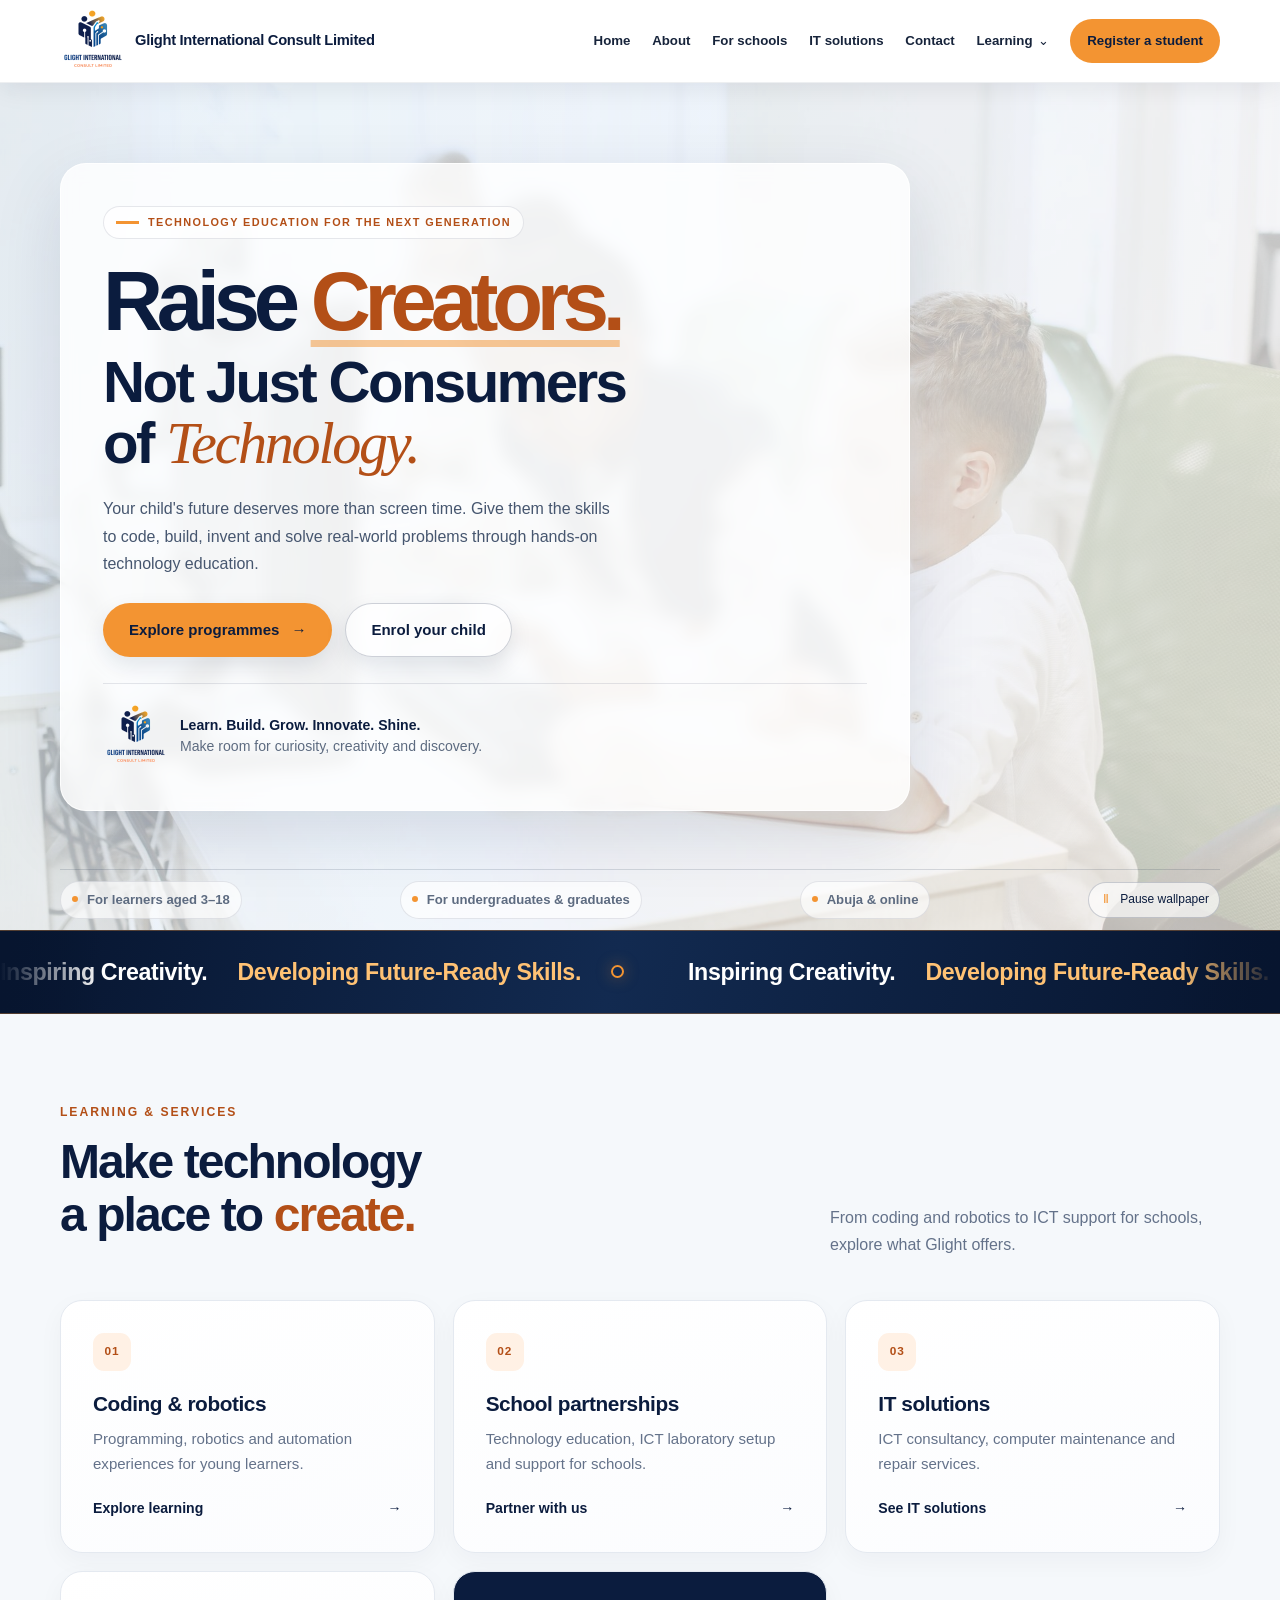
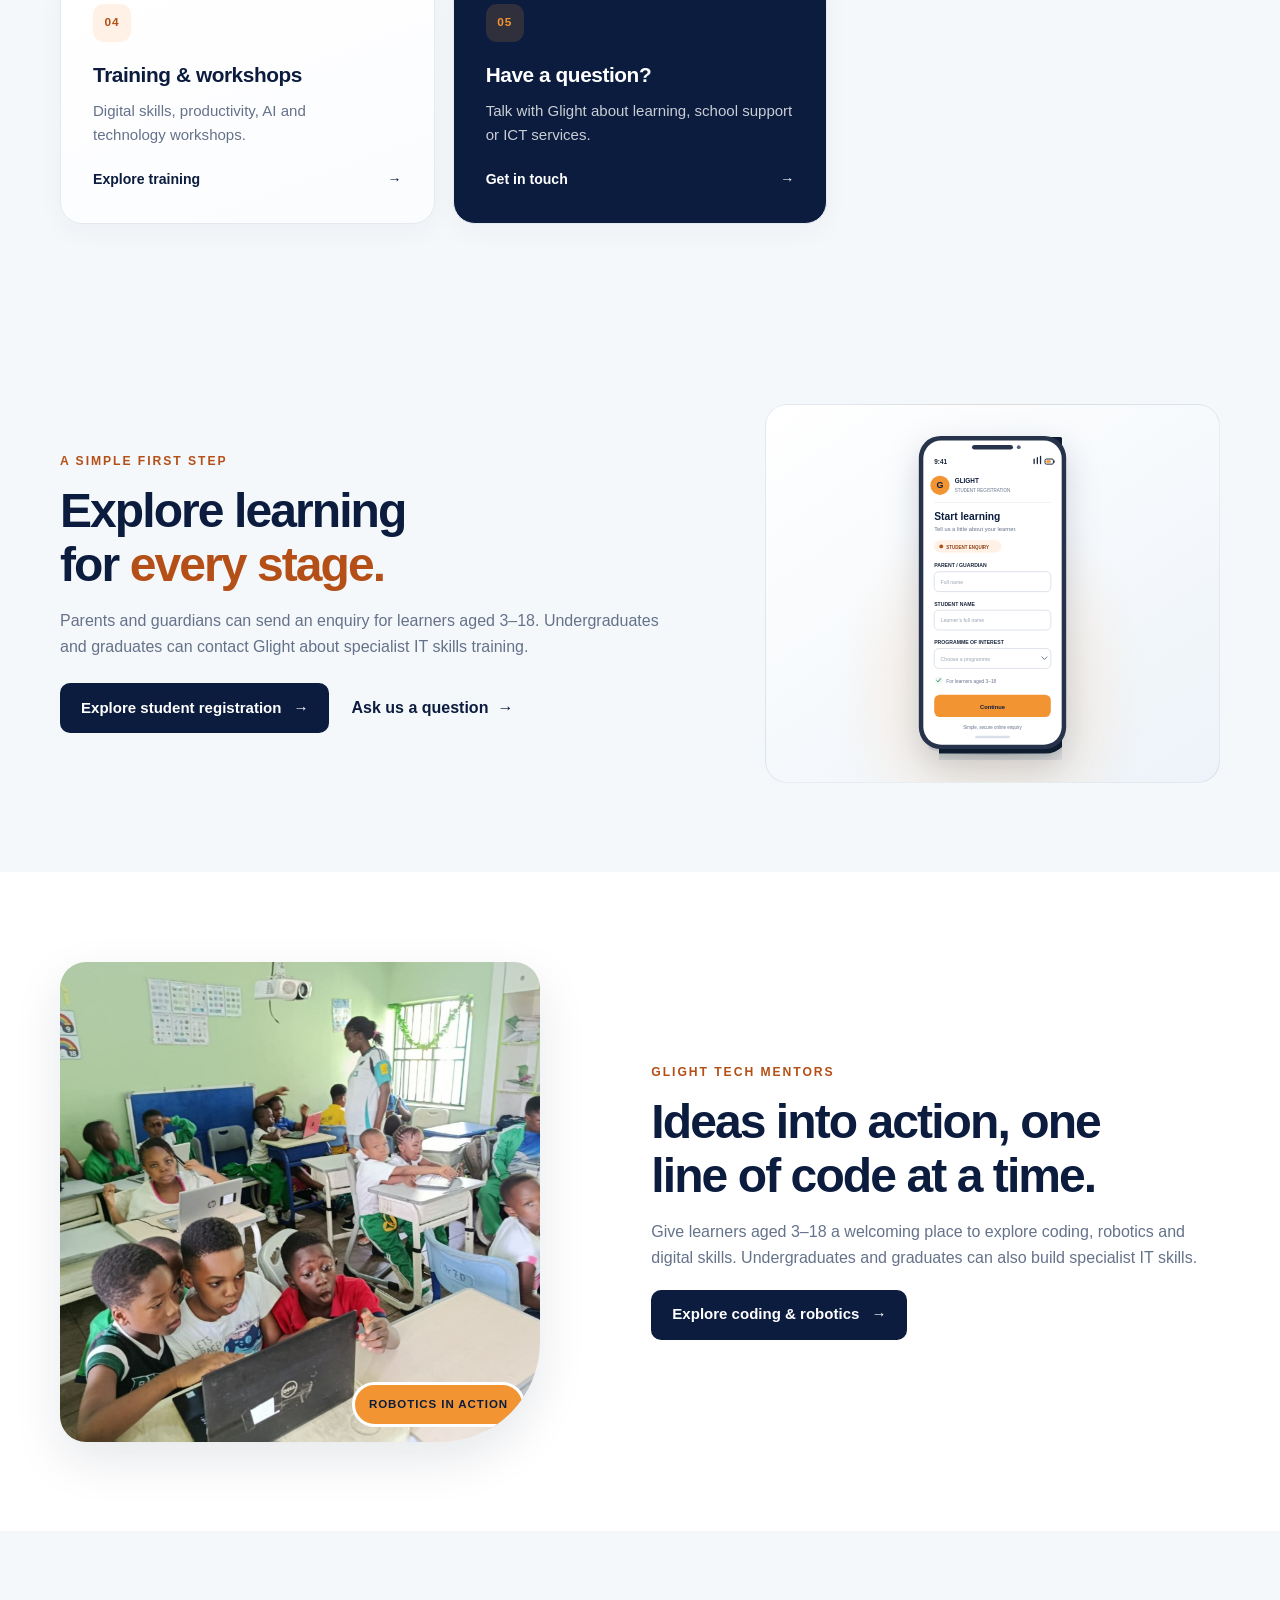
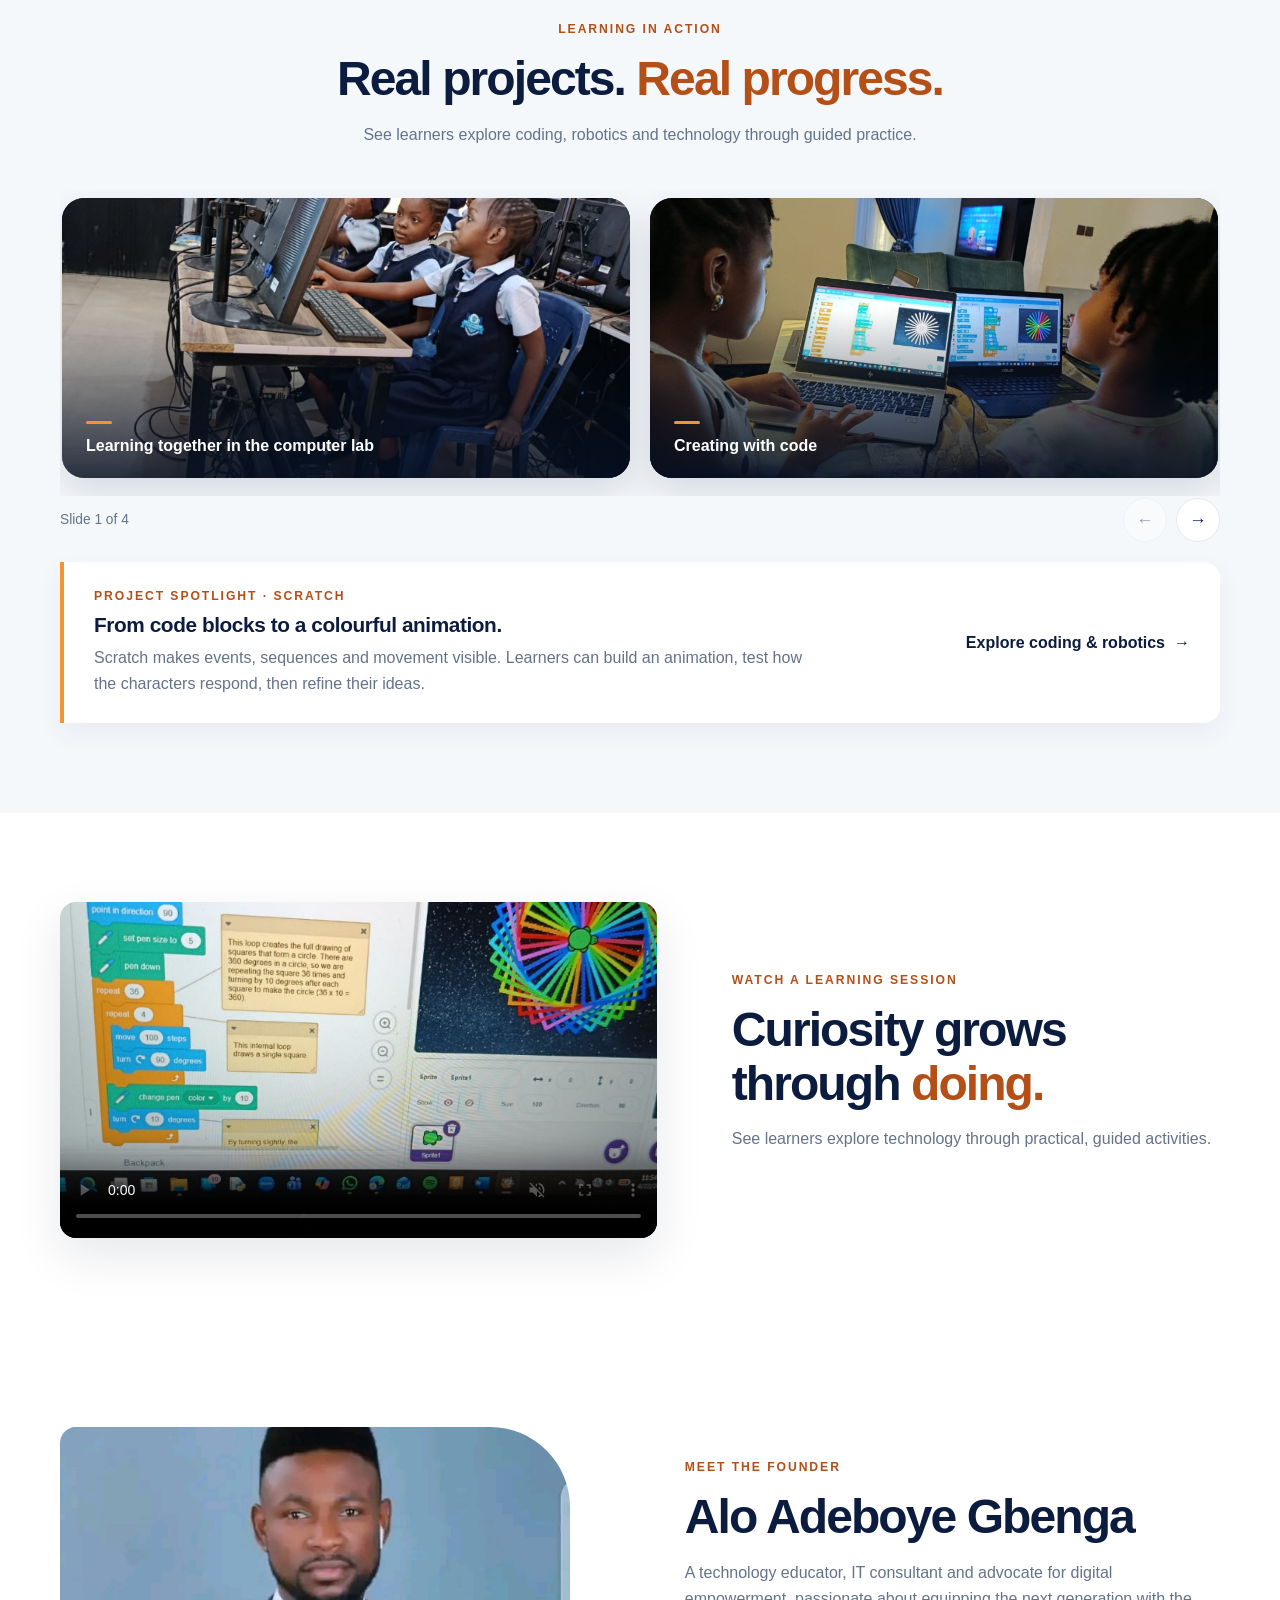
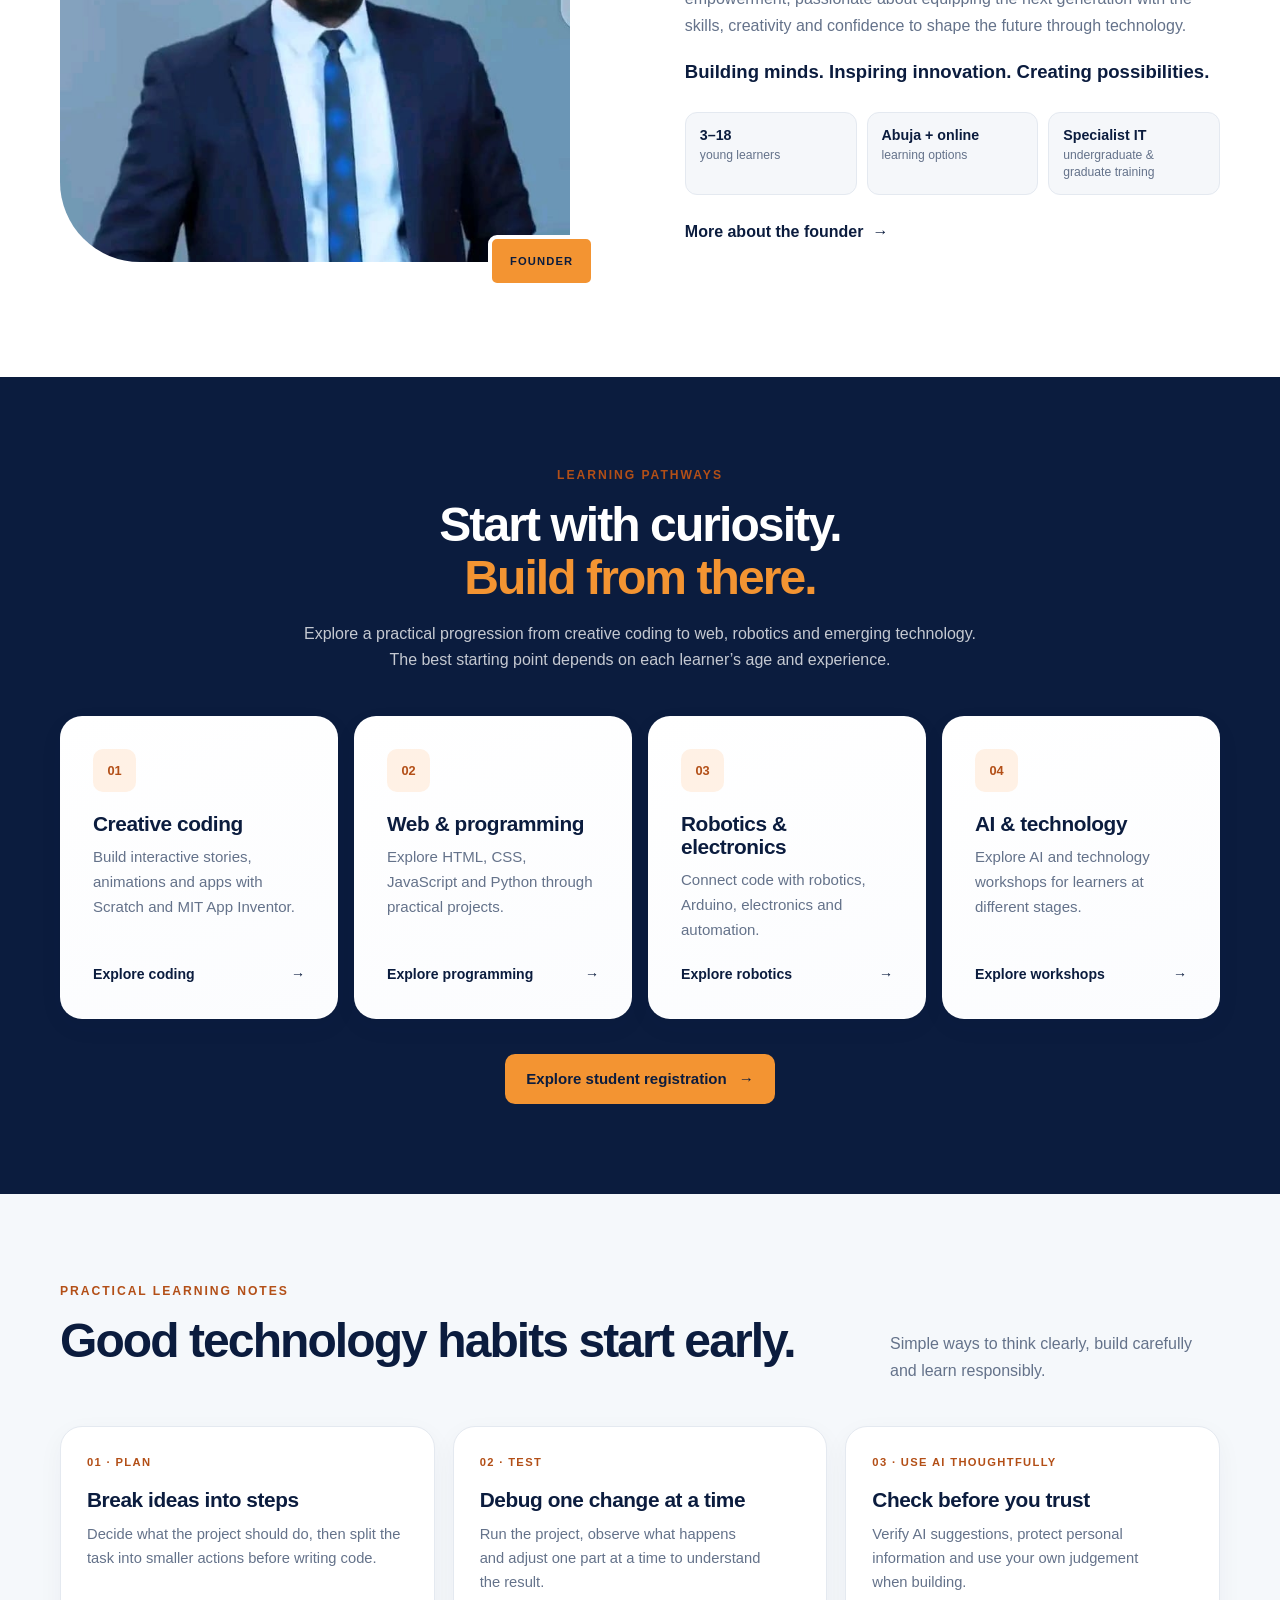
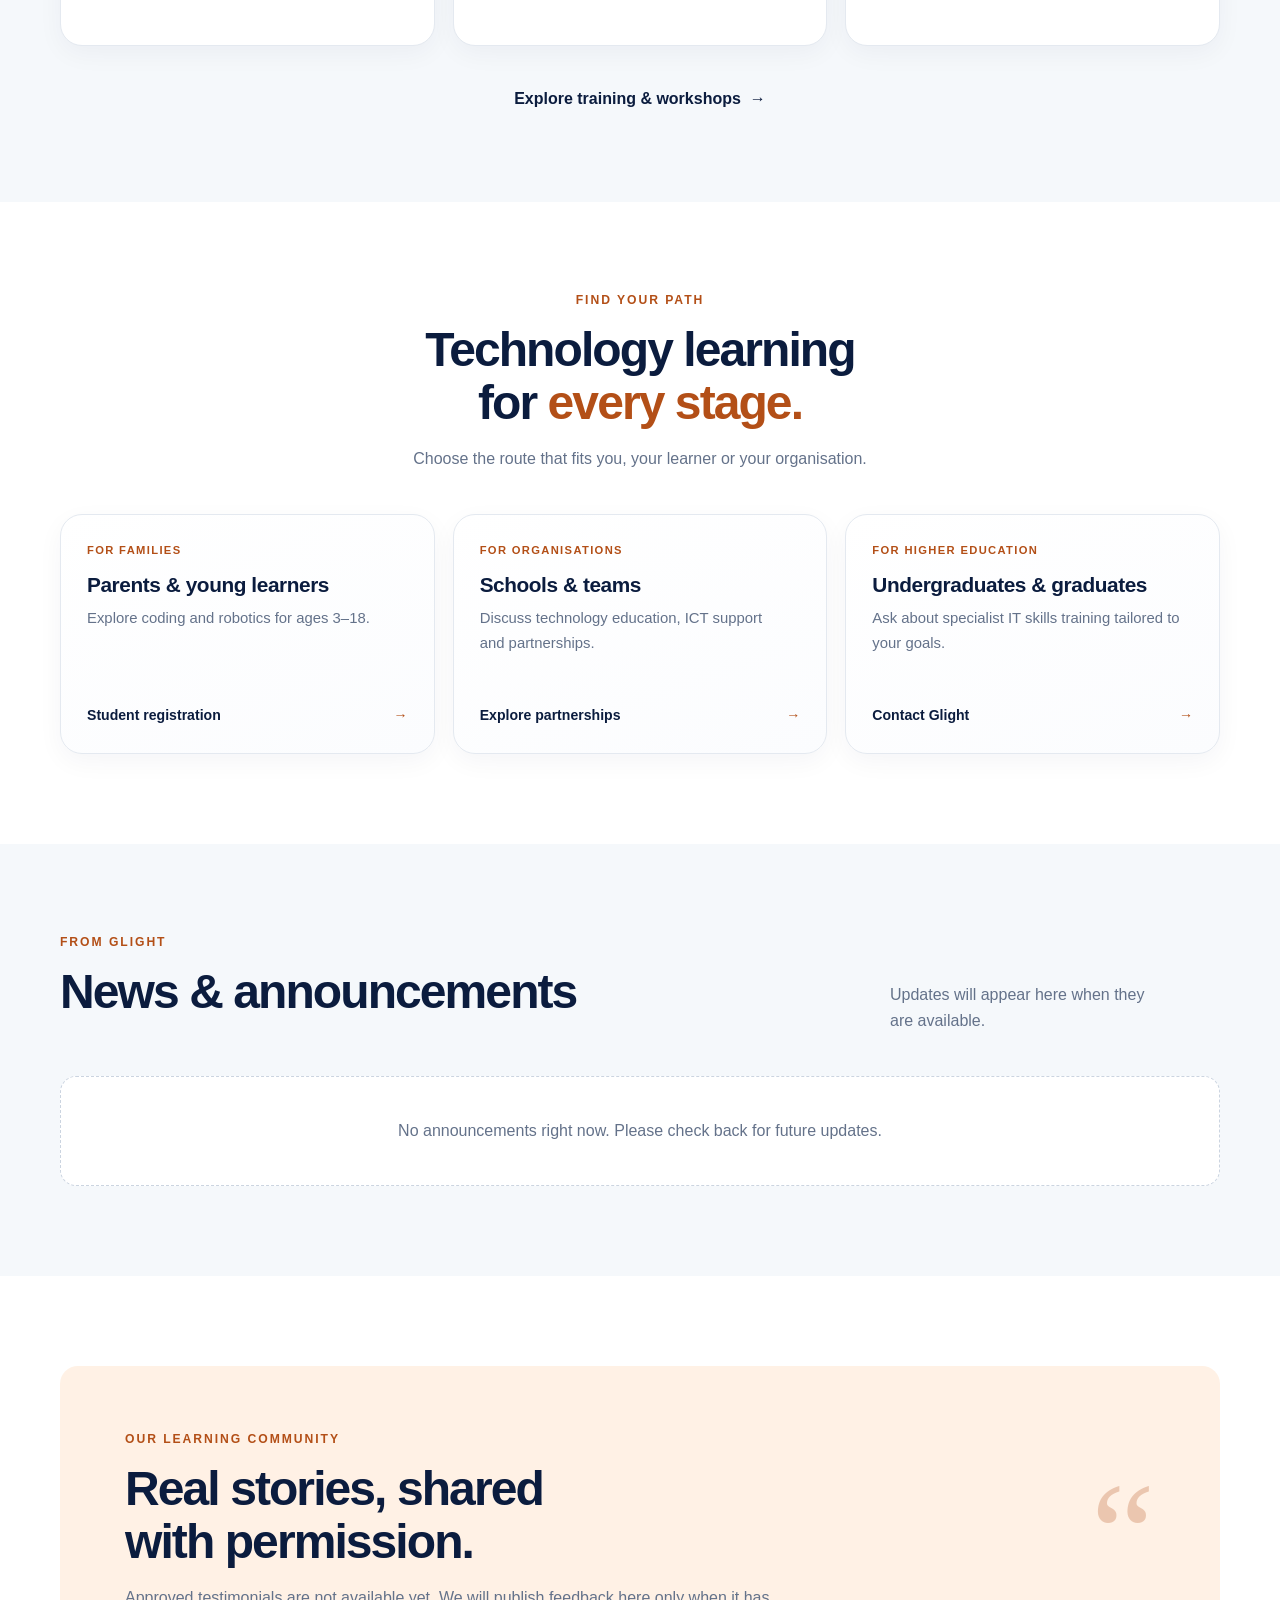
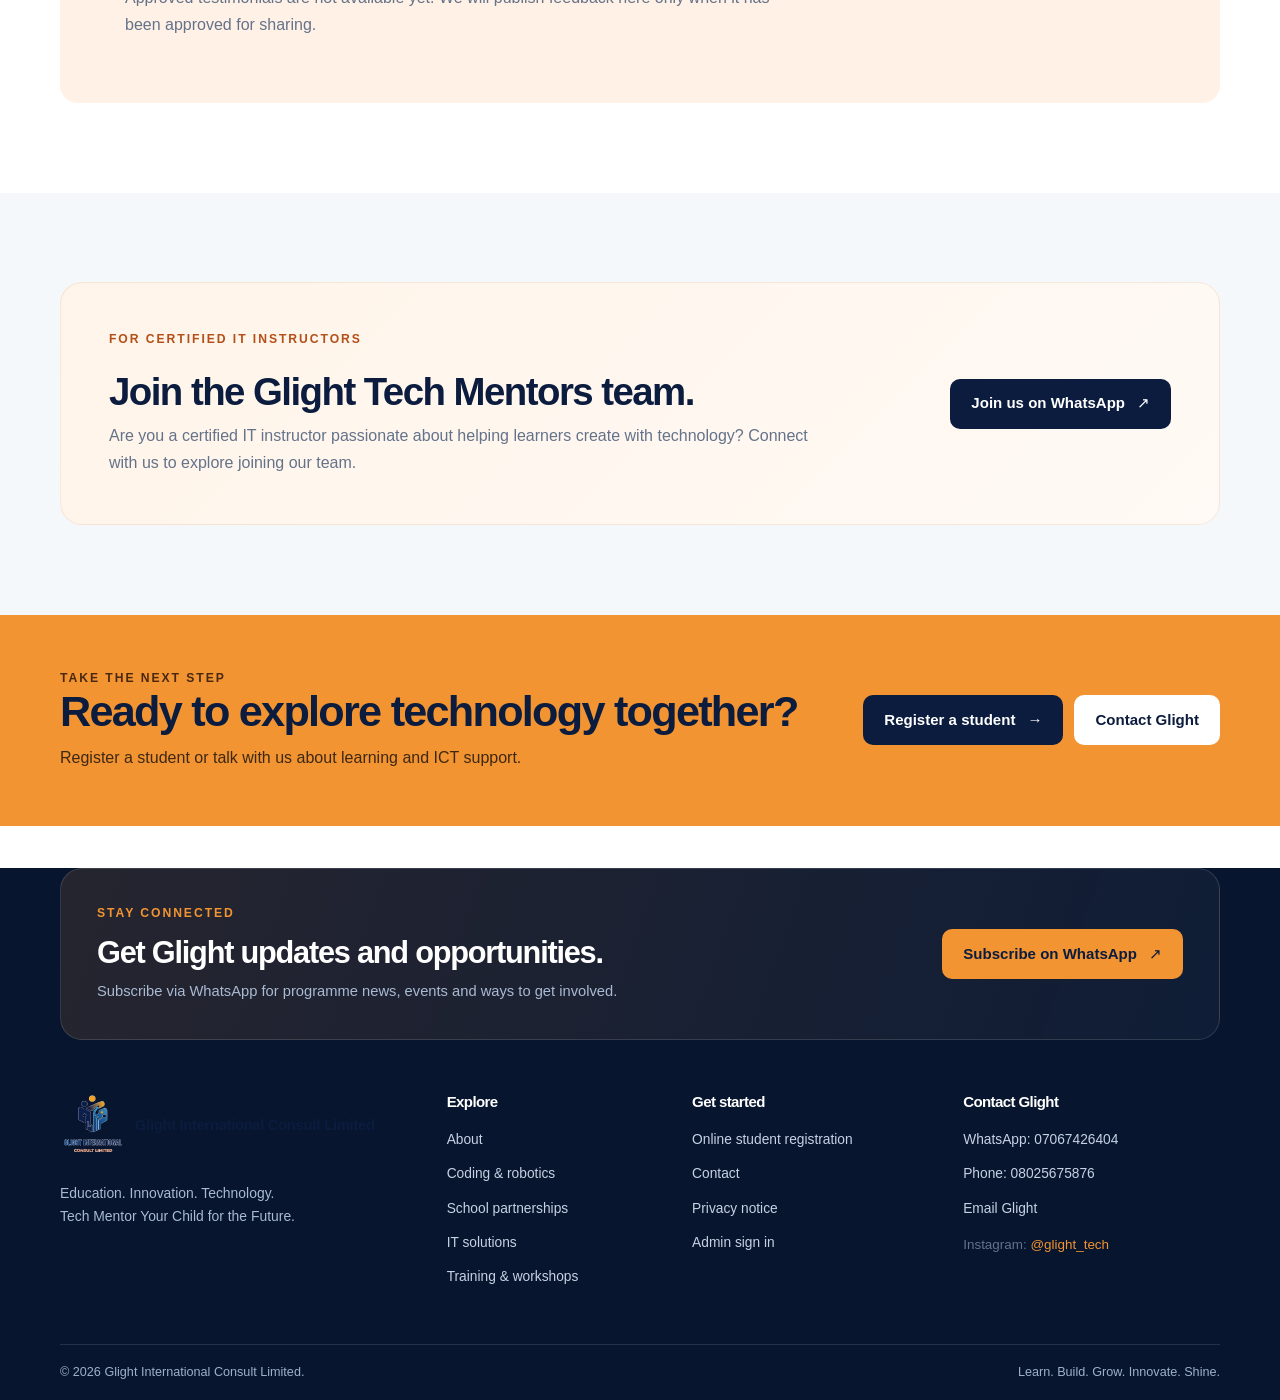
<file: index.html>
<!doctype html>
<html lang="en">
<head>
  <meta charset="utf-8">
  <meta name="viewport" content="width=device-width, initial-scale=1">
  <meta name="theme-color" content="#0b1c3e">
  <meta name="description" content="Glight Tech Mentors offers coding and robotics for ages 3–18, plus specialist IT skills training for undergraduates and graduates.">
  <meta name="author" content="Glight International Consult Limited">
  <link rel="canonical" href="https://glight-international-consult.vercel.app/">
  <link rel="icon" href="assets/images/glight-logo.png" type="image/png">
  <link rel="stylesheet" href="assets/css/style.css">
  <title>Glight International Consult Limited</title>
  <script type="application/ld+json">
    {
      "@context": "https://schema.org",
      "@type": "EducationalOrganization",
      "name": "Glight International Consult Limited",
      "alternateName": "Glight Tech Mentors",
      "url": "https://glight-international-consult.vercel.app",
      "email": "glightinternationalconsult@gmail.com",
      "telephone": "08025675876",
      "description": "Education. Innovation. Technology."
    }
  </script>
  <script src="assets/js/script.js" defer></script>
</head>
<body class="home-page">
  <a class="skip-link" href="#main-content">Skip to content</a>
  <div data-site-header></div>
  <main id="main-content">
    <section class="hero">
      <div class="hero-wallpapers" data-wallpaper-carousel aria-hidden="true">
        <img class="hero-wallpaper is-active" data-wallpaper-slide src="assets/images/wallpaper-coding-class.jpg" width="1600" height="900" alt="">
        <img class="hero-wallpaper" data-wallpaper-slide src="assets/images/wallpaper-robotics-class.jpg" width="1600" height="900" alt="">
        <img class="hero-wallpaper" data-wallpaper-slide src="assets/images/wallpaper-robot-project.jpg" width="1600" height="900" alt="">
      </div>
      <div class="container hero-grid">
        <div class="hero-copy">
          <p class="eyebrow hero-eyebrow"><span class="eyebrow-mark" aria-hidden="true"></span>Technology education for the next generation</p>
          <h1 class="hero-title"><span class="hero-title-lead">Raise <span class="hero-title-highlight">Creators.</span></span><span class="hero-title-main">Not Just Consumers of <em>Technology.</em></span></h1>
          <p class="hero-description">Your child's future deserves more than screen time. Give them the skills to code, build, invent and solve real-world problems through hands-on technology education.</p>
          <div class="hero-actions">
            <a class="button button-gold" href="coding-robotics.html">Explore programmes <span aria-hidden="true">&rarr;</span></a>
            <a class="button button-outline" href="register.html">Enrol your child</a>
          </div>
          <div class="hero-promise">
            <img class="promise-logo" src="assets/images/glight-logo.png" width="64" height="64" alt="Glight International Consult Limited logo">
            <p><strong>Learn. Build. Grow. Innovate. Shine.</strong><br>Make room for curiosity, creativity and discovery.</p>
          </div>
        </div>
      </div>
      <div class="hero-bottom container">
        <span>For learners aged 3–18</span><span>For undergraduates &amp; graduates</span><span>Abuja &amp; online</span>
        <button class="wallpaper-toggle" type="button" data-wallpaper-toggle aria-label="Pause the technology wallpaper carousel" aria-pressed="false" hidden>
          <span class="wallpaper-toggle-icon" aria-hidden="true">Ⅱ</span><span data-wallpaper-toggle-label>Pause wallpaper</span>
        </button>
      </div>
    </section>

    <div class="home-marquee">
      <p class="visually-hidden">Inspiring Creativity. Developing Future-Ready Skills.</p>
      <div class="home-marquee-track" aria-hidden="true">
        <span><strong>Inspiring Creativity.</strong><em>Developing Future-Ready Skills.</em></span>
        <span><strong>Inspiring Creativity.</strong><em>Developing Future-Ready Skills.</em></span>
      </div>
    </div>

    <section class="section section-soft">
      <div class="container">
        <div class="section-heading section-heading-home">
          <div><p class="eyebrow">Learning &amp; services</p><h2>Make technology a place to <span class="text-blue">create.</span></h2></div>
          <p>From coding and robotics to ICT support for schools, explore what Glight offers.</p>
        </div>
        <div class="card-grid card-grid-3">
          <a class="service-card" href="coding-robotics.html"><span class="card-number">01</span><h3>Coding &amp; robotics</h3><p>Programming, robotics and automation experiences for young learners.</p><span class="card-link">Explore learning <span aria-hidden="true">&rarr;</span></span></a>
          <a class="service-card" href="school-partnerships.html"><span class="card-number">02</span><h3>School partnerships</h3><p>Technology education, ICT laboratory setup and support for schools.</p><span class="card-link">Partner with us <span aria-hidden="true">&rarr;</span></span></a>
          <a class="service-card" href="it-solutions.html"><span class="card-number">03</span><h3>IT solutions</h3><p>ICT consultancy, computer maintenance and repair services.</p><span class="card-link">See IT solutions <span aria-hidden="true">&rarr;</span></span></a>
          <a class="service-card" href="training-workshops.html"><span class="card-number">04</span><h3>Training &amp; workshops</h3><p>Digital skills, productivity, AI and technology workshops.</p><span class="card-link">Explore training <span aria-hidden="true">&rarr;</span></span></a>
          <a class="service-card service-card-cta" href="contact.html"><span class="card-number">05</span><h3>Have a question?</h3><p>Talk with Glight about learning, school support or ICT services.</p><span class="card-link">Get in touch <span aria-hidden="true">&rarr;</span></span></a>
        </div>
      </div>
    </section>

    <section class="section section-soft" aria-labelledby="registration-showcase-title">
      <div class="container registration-showcase">
        <div class="registration-showcase-copy">
          <p class="eyebrow">A simple first step</p>
          <h2 id="registration-showcase-title">Explore learning for <span class="text-blue">every stage.</span></h2>
          <p>Parents and guardians can send an enquiry for learners aged 3–18. Undergraduates and graduates can contact Glight about specialist IT skills training.</p>
          <div class="registration-showcase-actions">
            <a class="button button-navy" href="register.html">Explore student registration <span aria-hidden="true">&rarr;</span></a>
            <a class="text-link" href="contact.html">Ask us a question <span aria-hidden="true">&rarr;</span></a>
          </div>
        </div>
        <div class="registration-showcase-art">
          <img src="assets/images/registration-phone.svg" alt="Android phone showing a preview of Glight’s student registration form." width="320" height="520" loading="lazy" decoding="async">
        </div>
      </div>
    </section>

    <section class="section">
      <div class="container learning-feature">
        <div class="learning-feature-image">
          <img src="assets/images/glight-robotics-mentoring.jpeg" width="1024" height="768" alt="A Glight mentor guiding two students through a robotics project" loading="lazy" decoding="async">
          <span class="learning-photo-label">ROBOTICS IN ACTION</span>
        </div>
        <div class="learning-feature-copy">
          <p class="eyebrow">Glight Tech Mentors</p>
          <h2>Ideas into action, one line of code at a time.</h2>
          <p>Give learners aged 3–18 a welcoming place to explore coding, robotics and digital skills. Undergraduates and graduates can also build specialist IT skills.</p>
          <a class="button button-navy" href="coding-robotics.html">Explore coding &amp; robotics <span aria-hidden="true">&rarr;</span></a>
        </div>
      </div>
    </section>

    <section class="section section-soft">
      <div class="container">
        <div class="section-heading">
          <p class="eyebrow">Learning in action</p>
          <h2>Real projects. <span class="text-blue">Real progress.</span></h2>
          <p>See learners explore coding, robotics and technology through guided practice.</p>
        </div>
        <div class="photo-carousel" data-photo-carousel role="region" aria-label="Glight learning moments" aria-roledescription="carousel">
          <div class="photo-gallery photo-carousel-track" data-photo-track tabindex="0" aria-label="Learning moments">
            <figure data-photo-slide role="group" aria-roledescription="slide"><img src="assets/images/glight-computer-lab.jpeg" width="768" height="1024" alt="School learners working at computers in a computer lab" loading="lazy" decoding="async"><figcaption>Learning together in the computer lab</figcaption></figure>
            <figure data-photo-slide role="group" aria-roledescription="slide"><img src="assets/images/glight-students-coding.jpeg" width="1024" height="768" alt="Two learners creating Scratch projects on laptops" loading="lazy" decoding="async"><figcaption>Creating with code</figcaption></figure>
            <figure data-photo-slide role="group" aria-roledescription="slide"><img src="assets/images/glight-classroom-coding.jpeg" width="750" height="1000" alt="Learners practicing computer coding in a classroom" loading="lazy" decoding="async"><figcaption>Building digital confidence</figcaption></figure>
            <figure data-photo-slide role="group" aria-roledescription="slide"><img src="assets/images/glight-project-scratch.jpeg" width="768" height="1024" alt="Scratch coding blocks for a colourful student animation" loading="lazy" decoding="async"><figcaption>Planning a Scratch animation</figcaption></figure>
          </div>
          <div class="photo-carousel-controls" hidden>
            <p class="photo-carousel-status" data-photo-status aria-live="polite">Slide 1 of 4</p>
            <div class="photo-carousel-buttons">
              <button class="photo-carousel-button" type="button" data-photo-prev aria-label="Previous photo" disabled><span aria-hidden="true">&larr;</span></button>
              <button class="photo-carousel-button" type="button" data-photo-next aria-label="Next photo"><span aria-hidden="true">&rarr;</span></button>
            </div>
          </div>
        </div>
        <div class="project-spotlight">
          <div>
            <p class="eyebrow">Project spotlight · Scratch</p>
            <h3>From code blocks to a colourful animation.</h3>
            <p>Scratch makes events, sequences and movement visible. Learners can build an animation, test how the characters respond, then refine their ideas.</p>
          </div>
          <a class="text-link" href="coding-robotics.html">Explore coding &amp; robotics <span aria-hidden="true">&rarr;</span></a>
        </div>
      </div>
    </section>

    <section class="section">
      <div class="container video-feature">
        <video autoplay muted loop playsinline controls preload="metadata" poster="assets/images/glight-project-scratch.jpeg" aria-label="Glight learners taking part in a technology session">
          <source src="assets/videos/glight-video-1.mp4" type="video/mp4">
          Your browser does not support HTML video.
        </video>
        <div>
          <p class="eyebrow">Watch a learning session</p>
          <h2>Curiosity grows through <span class="text-blue">doing.</span></h2>
          <p>See learners explore technology through practical, guided activities.</p>
        </div>
      </div>
    </section>

    <section class="section">
      <div class="container split-section">
        <div class="split-image">
          <img src="assets/images/founder.jpeg" width="720" height="720" loading="lazy" decoding="async" alt="Alo Adeboye Gbenga, founder of Glight International Consult Limited">
          <span class="image-note">FOUNDER</span>
        </div>
        <div class="split-copy">
          <p class="eyebrow">Meet the Founder</p>
          <h2>Alo Adeboye Gbenga</h2>
          <p>A technology educator, IT consultant and advocate for digital empowerment, passionate about equipping the next generation with the skills, creativity and confidence to shape the future through technology.</p>
          <p class="motto">Building minds. Inspiring innovation. Creating possibilities.</p>
          <div class="authority-highlights" aria-label="Glight programmes and delivery">
            <div><strong>3–18</strong><span>young learners</span></div>
            <div><strong>Abuja + online</strong><span>learning options</span></div>
            <div><strong>Specialist IT</strong><span>undergraduate &amp; graduate training</span></div>
          </div>
          <a class="text-link" href="about.html">More about the founder <span aria-hidden="true">&rarr;</span></a>
        </div>
      </div>
    </section>

    <section class="section section-navy">
      <div class="container">
        <div class="section-heading section-heading-light">
          <p class="eyebrow">Learning pathways</p>
          <h2>Start with curiosity. <span class="text-gold">Build from there.</span></h2>
          <p>Explore a practical progression from creative coding to web, robotics and emerging technology. The best starting point depends on each learner’s age and experience.</p>
        </div>
        <div class="learning-path-grid">
          <a class="topic-card learning-path-card" href="coding-robotics.html"><span class="topic-icon">01</span><h3>Creative coding</h3><p>Build interactive stories, animations and apps with Scratch and MIT App Inventor.</p><span class="card-link">Explore coding <span aria-hidden="true">&rarr;</span></span></a>
          <a class="topic-card learning-path-card" href="coding-robotics.html"><span class="topic-icon">02</span><h3>Web &amp; programming</h3><p>Explore HTML, CSS, JavaScript and Python through practical projects.</p><span class="card-link">Explore programming <span aria-hidden="true">&rarr;</span></span></a>
          <a class="topic-card learning-path-card" href="coding-robotics.html"><span class="topic-icon">03</span><h3>Robotics &amp; electronics</h3><p>Connect code with robotics, Arduino, electronics and automation.</p><span class="card-link">Explore robotics <span aria-hidden="true">&rarr;</span></span></a>
          <a class="topic-card learning-path-card" href="training-workshops.html"><span class="topic-icon">04</span><h3>AI &amp; technology</h3><p>Explore AI and technology workshops for learners at different stages.</p><span class="card-link">Explore workshops <span aria-hidden="true">&rarr;</span></span></a>
        </div>
        <div class="center-action"><a class="button button-gold" href="register.html">Explore student registration <span aria-hidden="true">&rarr;</span></a></div>
      </div>
    </section>

    <section class="section section-soft">
      <div class="container">
        <div class="section-heading section-heading-row">
          <div><p class="eyebrow">Practical learning notes</p><h2>Good technology habits start early.</h2></div>
          <p>Simple ways to think clearly, build carefully and learn responsibly.</p>
        </div>
        <div class="insight-grid">
          <article class="insight-card"><span>01 · PLAN</span><h3>Break ideas into steps</h3><p>Decide what the project should do, then split the task into smaller actions before writing code.</p></article>
          <article class="insight-card"><span>02 · TEST</span><h3>Debug one change at a time</h3><p>Run the project, observe what happens and adjust one part at a time to understand the result.</p></article>
          <article class="insight-card"><span>03 · USE AI THOUGHTFULLY</span><h3>Check before you trust</h3><p>Verify AI suggestions, protect personal information and use your own judgement when building.</p></article>
        </div>
        <div class="center-action"><a class="text-link" href="training-workshops.html">Explore training &amp; workshops <span aria-hidden="true">&rarr;</span></a></div>
      </div>
    </section>

    <section class="section">
      <div class="container">
        <div class="section-heading">
          <p class="eyebrow">Find your path</p>
          <h2>Technology learning for <span class="text-blue">every stage.</span></h2>
          <p>Choose the route that fits you, your learner or your organisation.</p>
        </div>
        <div class="audience-grid">
          <a class="audience-card" href="register.html"><span>FOR FAMILIES</span><h3>Parents &amp; young learners</h3><p>Explore coding and robotics for ages 3–18.</p><strong>Student registration <span aria-hidden="true">&rarr;</span></strong></a>
          <a class="audience-card" href="school-partnerships.html"><span>FOR ORGANISATIONS</span><h3>Schools &amp; teams</h3><p>Discuss technology education, ICT support and partnerships.</p><strong>Explore partnerships <span aria-hidden="true">&rarr;</span></strong></a>
          <a class="audience-card" href="contact.html"><span>FOR HIGHER EDUCATION</span><h3>Undergraduates &amp; graduates</h3><p>Ask about specialist IT skills training tailored to your goals.</p><strong>Contact Glight <span aria-hidden="true">&rarr;</span></strong></a>
        </div>
      </div>
    </section>

    <section class="section section-soft">
      <div class="container">
        <div class="section-heading section-heading-row">
          <div><p class="eyebrow">From Glight</p><h2>News &amp; announcements</h2></div>
          <p>Updates will appear here when they are available.</p>
        </div>
        <div class="announcement-grid" data-announcements aria-live="polite">
          <p class="notice-card" data-announcements-status>Loading announcements...</p>
        </div>
        <noscript><p class="notice-card">Announcements need JavaScript to load.</p></noscript>
      </div>
    </section>

    <section class="section">
      <div class="container testimonial-panel">
        <div><p class="eyebrow">Our learning community</p><h2>Real stories, shared with permission.</h2><p>Approved testimonials are not available yet. We will publish feedback here only when it has been approved for sharing.</p></div>
        <span class="testimonial-mark" aria-hidden="true">“</span>
      </div>
    </section>

    <section class="section section-soft">
      <div class="container">
        <div class="feature-card instructor-callout">
          <div>
            <p class="eyebrow">For certified IT instructors</p>
            <h2>Join the Glight Tech Mentors team.</h2>
            <p>Are you a certified IT instructor passionate about helping learners create with technology? Connect with us to explore joining our team.</p>
          </div>
          <a class="button button-navy" href="https://wa.me/2347067426404?text=Hello%20Glight%2C%20I%20am%20a%20certified%20IT%20instructor%20interested%20in%20joining%20the%20Glight%20Tech%20Mentors%20team." target="_blank" rel="noopener noreferrer">Join us on WhatsApp <span aria-hidden="true">&nearr;</span></a>
        </div>
      </div>
    </section>

    <section class="cta-band">
      <div class="container cta-content"><div><p class="eyebrow">Take the next step</p><h2>Ready to explore technology together?</h2><p>Register a student or talk with us about learning and ICT support.</p></div><div class="cta-actions"><a class="button button-dark" href="register.html">Register a student <span aria-hidden="true">&rarr;</span></a><a class="button button-light" href="contact.html">Contact Glight</a></div></div>
    </section>
  </main>
  <div data-site-footer></div>
</body>
</html>
</file>
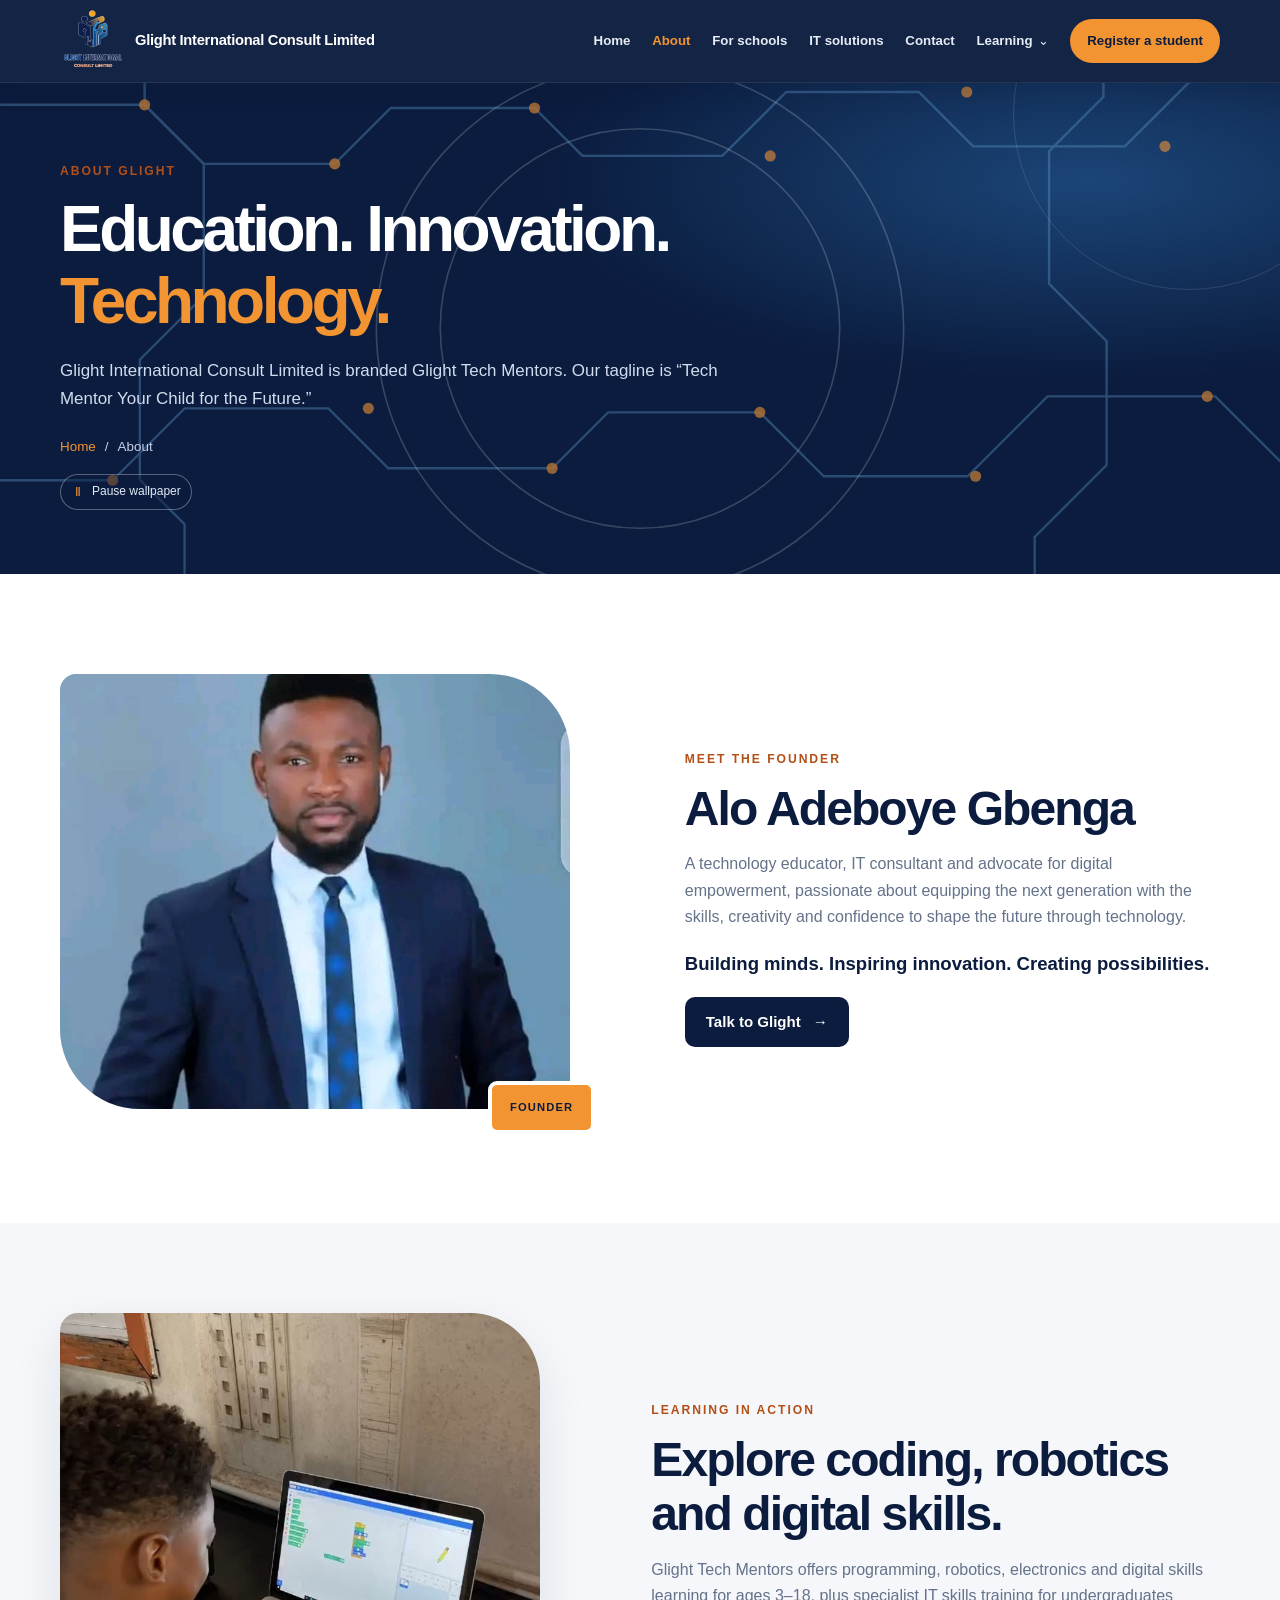
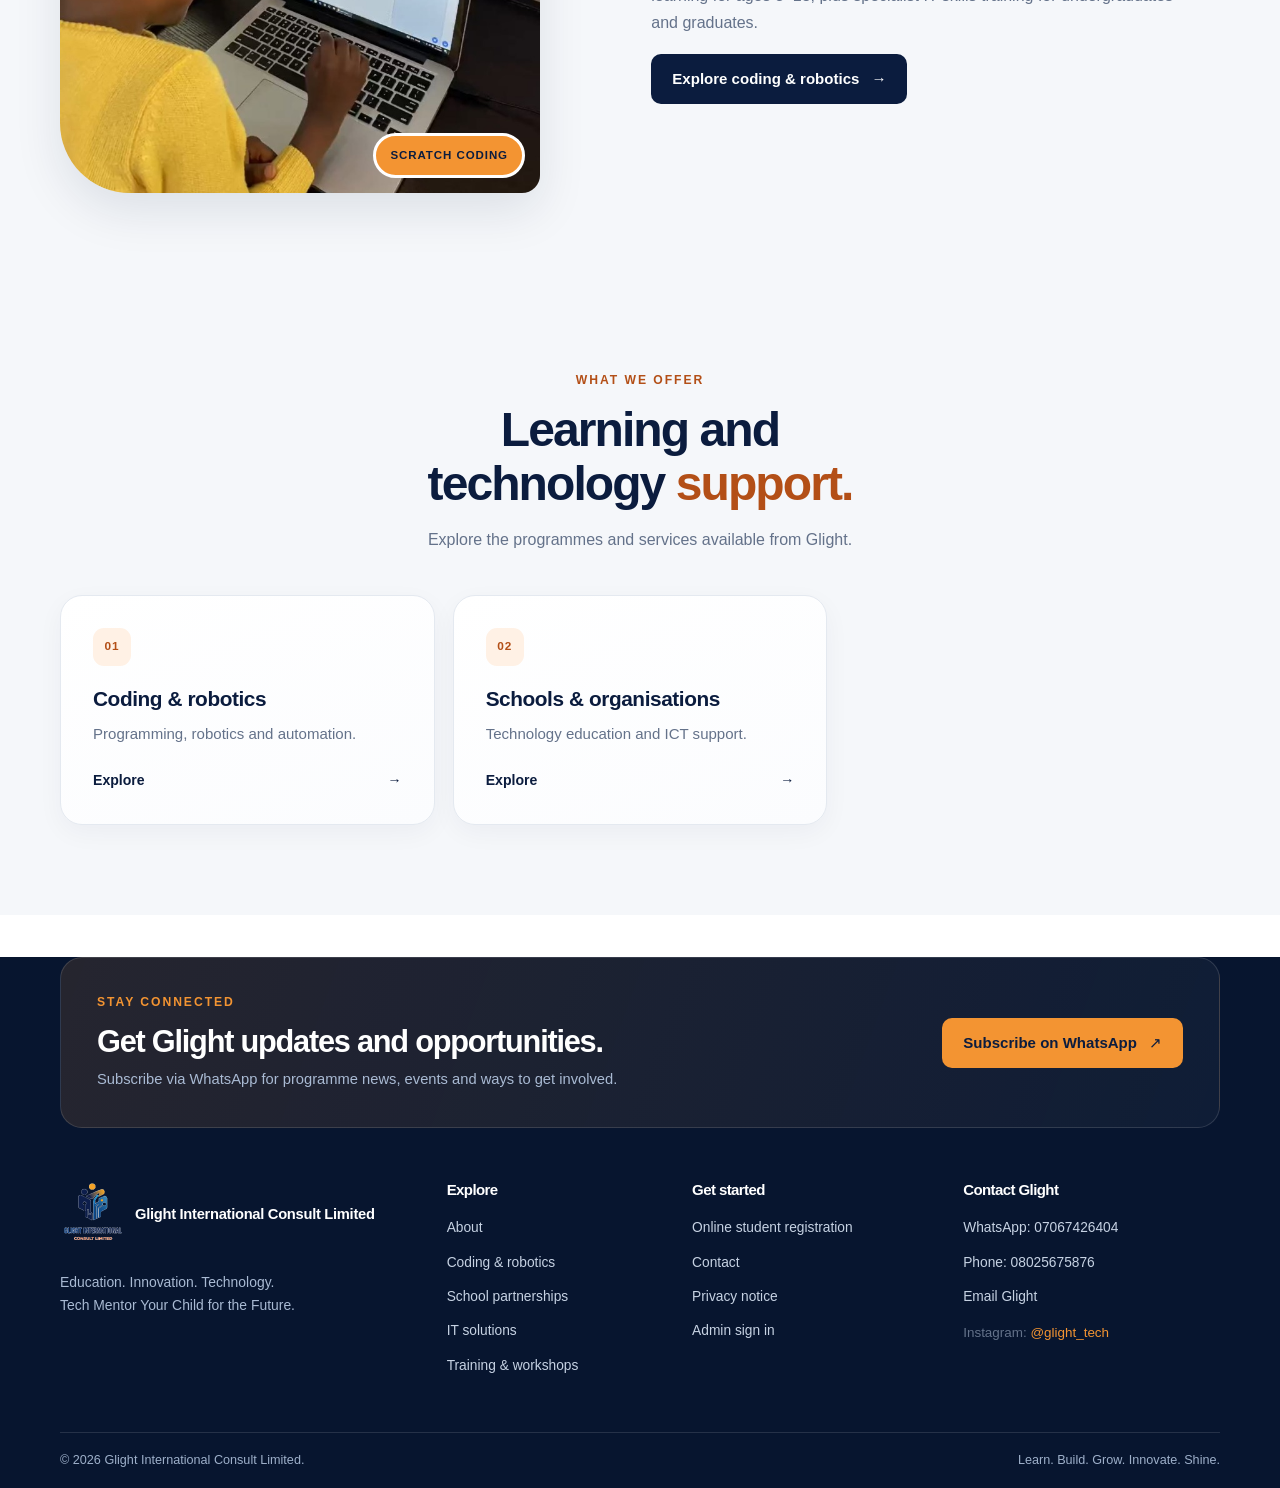
<file: about.html>
<!doctype html>
<html lang="en">
<head>
  <meta charset="utf-8">
  <meta name="viewport" content="width=device-width, initial-scale=1">
  <meta name="theme-color" content="#0b1c3e">
  <meta name="description" content="Learn about Glight International Consult Limited, offering technology learning for ages 3–18 and specialist IT skills training for undergraduates and graduates.">
  <link rel="canonical" href="https://glight-international-consult.vercel.app/about.html">
  <link rel="icon" href="assets/images/glight-logo.png" type="image/png">
  <link rel="stylesheet" href="assets/css/style.css">
  <title>About Glight | Glight Tech Mentors</title>
  <script src="assets/js/script.js" defer></script>
</head>
<body><a class="skip-link" href="#main-content">Skip to content</a><div data-site-header></div>
<main id="main-content">
  <section class="page-hero"><div class="container page-hero-content"><p class="eyebrow">About Glight</p><h1>Education. Innovation. <span class="text-gold">Technology.</span></h1><p>Glight International Consult Limited is branded Glight Tech Mentors. Our tagline is “Tech Mentor Your Child for the Future.”</p><div class="breadcrumb"><a href="index.html">Home</a><span aria-hidden="true">/</span><span>About</span></div></div></section>
  <section class="section"><div class="container split-section"><div class="split-image"><img src="assets/images/founder.jpeg" width="720" height="720" alt="Alo Adeboye Gbenga, founder of Glight International Consult Limited" loading="lazy" decoding="async"><span class="image-note">FOUNDER</span></div><div class="split-copy"><p class="eyebrow">Meet the Founder</p><h2>Alo Adeboye Gbenga</h2><p>A technology educator, IT consultant and advocate for digital empowerment, passionate about equipping the next generation with the skills, creativity and confidence to shape the future through technology.</p><p class="motto">Building minds. Inspiring innovation. Creating possibilities.</p><a class="button button-navy" href="contact.html">Talk to Glight <span aria-hidden="true">&rarr;</span></a></div></div></section>
  <section class="section section-soft"><div class="container learning-feature"><div class="learning-feature-image"><img src="assets/images/learner-coding.jpeg" width="768" height="838" alt="A Black child exploring Scratch on a laptop" loading="lazy" decoding="async"><span class="learning-photo-label">SCRATCH CODING</span></div><div class="learning-feature-copy"><p class="eyebrow">Learning in action</p><h2>Explore coding, robotics and digital skills.</h2><p>Glight Tech Mentors offers programming, robotics, electronics and digital skills learning for ages 3–18, plus specialist IT skills training for undergraduates and graduates.</p><a class="button button-navy" href="coding-robotics.html">Explore coding &amp; robotics <span aria-hidden="true">&rarr;</span></a></div></div></section>
  <section class="section section-soft"><div class="container"><div class="section-heading"><p class="eyebrow">What we offer</p><h2>Learning and technology <span class="text-blue">support.</span></h2><p>Explore the programmes and services available from Glight.</p></div><div class="card-grid card-grid-3"><a class="service-card" href="coding-robotics.html"><span class="card-number">01</span><h3>Coding &amp; robotics</h3><p>Programming, robotics and automation.</p><span class="card-link">Explore <span aria-hidden="true">&rarr;</span></span></a><a class="service-card" href="school-partnerships.html"><span class="card-number">02</span><h3>Schools &amp; organisations</h3><p>Technology education and ICT support.</p><span class="card-link">Explore <span aria-hidden="true">&rarr;</span></span></a></div></div></section>
</main><div data-site-footer></div></body></html>
</file>
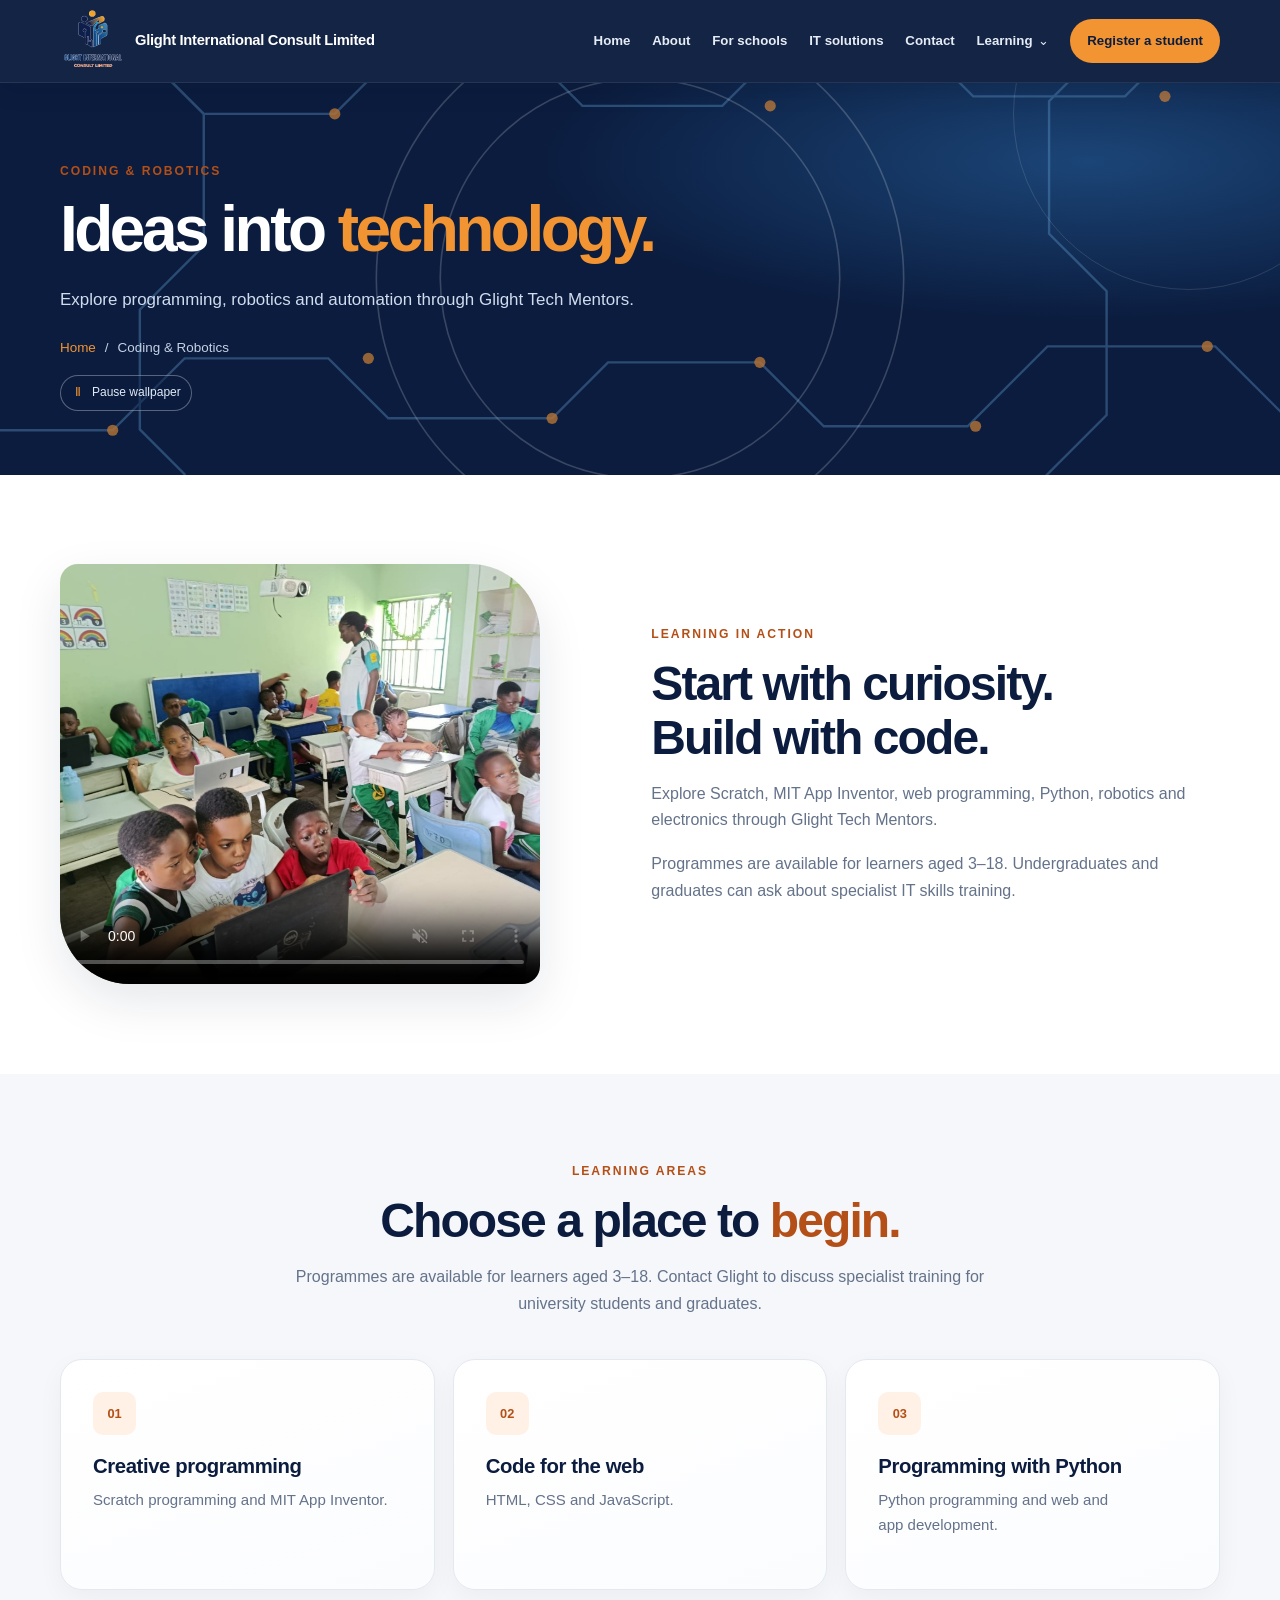
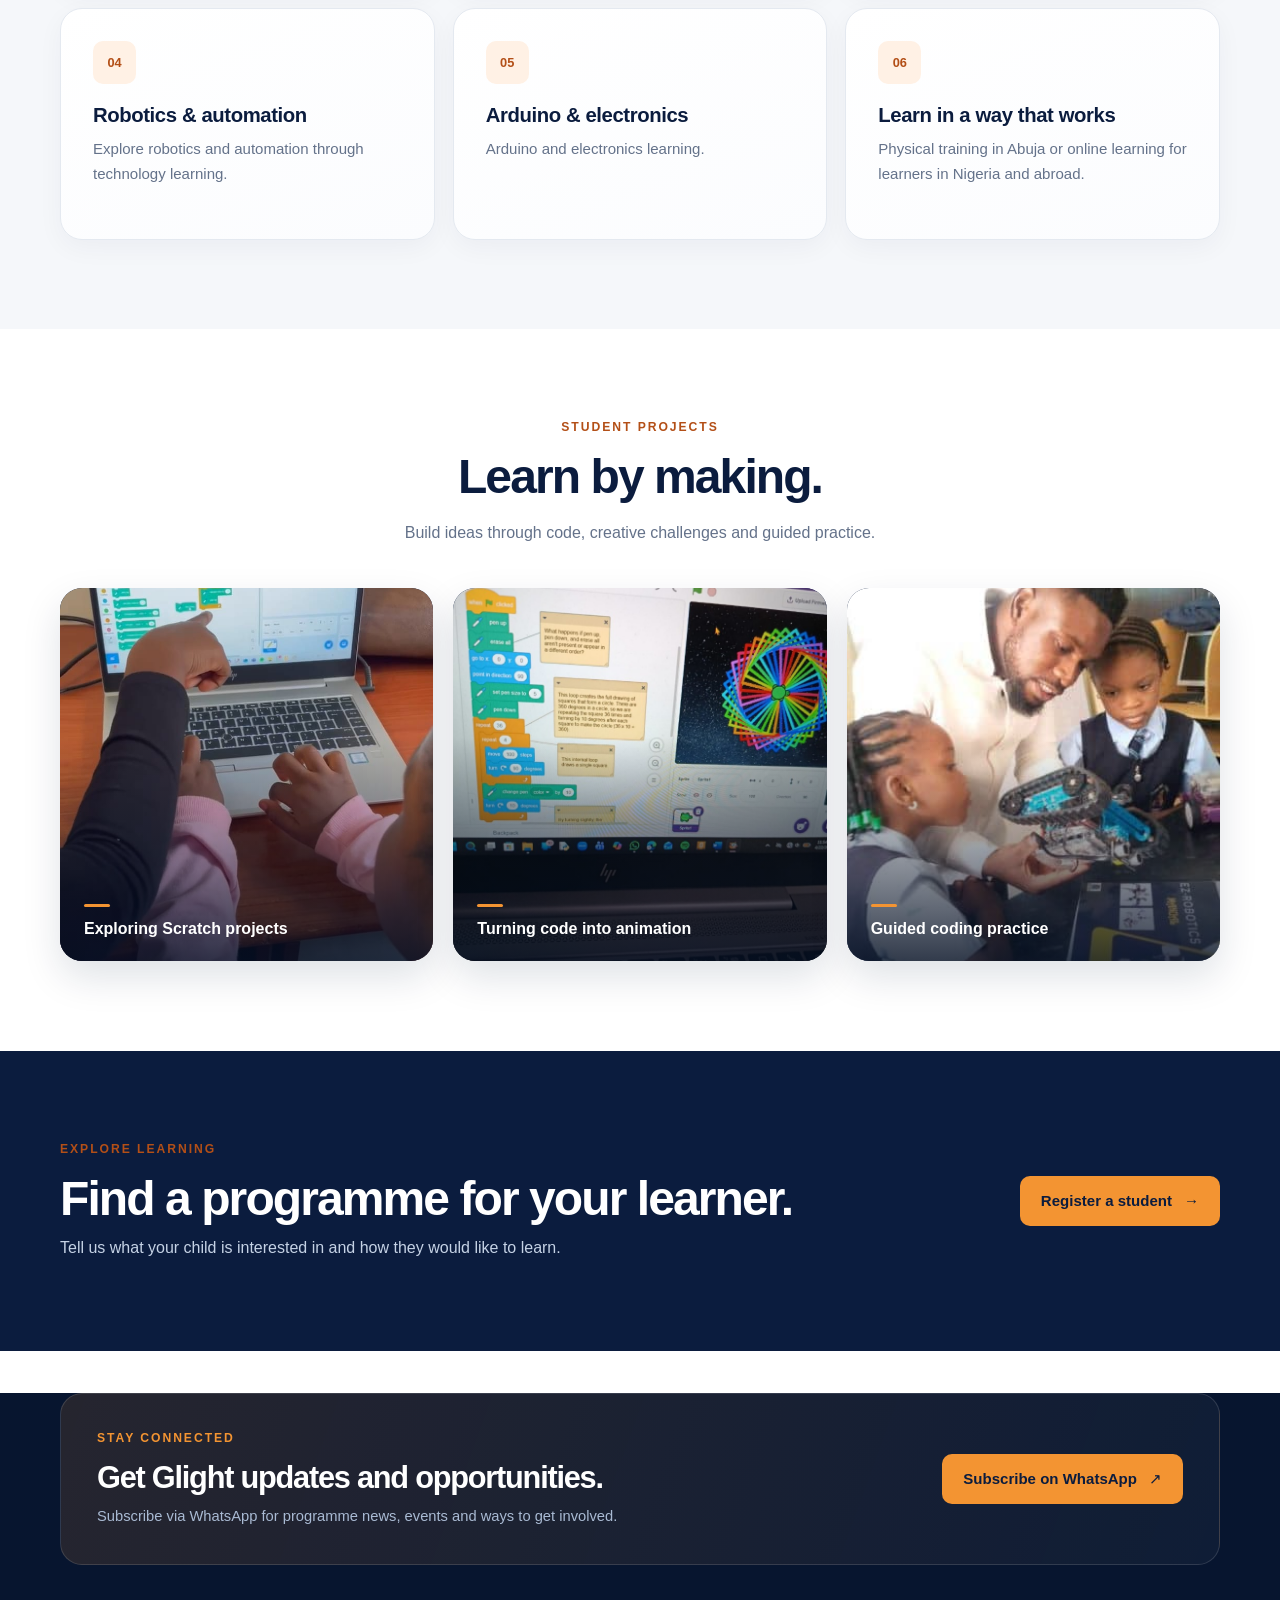
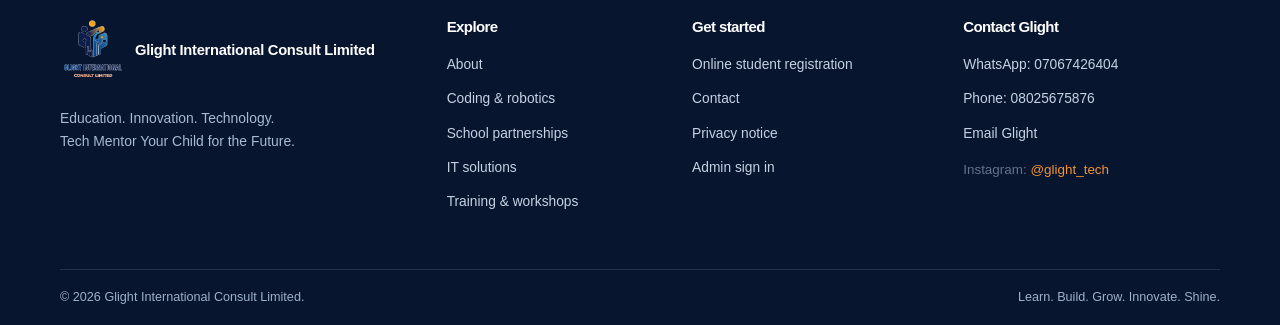
<file: coding-robotics.html>
<!doctype html>
<html lang="en">
<head>
  <meta charset="utf-8"><meta name="viewport" content="width=device-width, initial-scale=1"><meta name="theme-color" content="#0b1c3e">
  <meta name="description" content="Explore coding, robotics and automation for ages 3–18, with specialist IT skills training for undergraduates and graduates.">
  <link rel="canonical" href="https://glight-international-consult.vercel.app/coding-robotics.html"><link rel="icon" href="assets/images/glight-logo.png" type="image/png"><link rel="stylesheet" href="assets/css/style.css">
  <title>Coding &amp; Robotics | Glight Tech Mentors</title><script src="assets/js/script.js" defer></script>
</head>
<body><a class="skip-link" href="#main-content">Skip to content</a><div data-site-header></div>
<main id="main-content"><section class="page-hero"><div class="container page-hero-content"><p class="eyebrow">Coding &amp; robotics</p><h1>Ideas into <span class="text-gold">technology.</span></h1><p>Explore programming, robotics and automation through Glight Tech Mentors.</p><div class="breadcrumb"><a href="index.html">Home</a><span aria-hidden="true">/</span><span>Coding &amp; Robotics</span></div></div></section>
<section class="section"><div class="container learning-feature"><div class="learning-feature-image"><video class="learning-feature-video" autoplay muted loop playsinline controls preload="metadata" poster="assets/images/glight-robotics-mentoring.jpeg" aria-label="Glight learners taking part in coding and technology training"><source src="assets/videos/glight-video-2.mp4" type="video/mp4">Your browser does not support HTML video.</video></div><div class="learning-feature-copy"><p class="eyebrow">Learning in action</p><h2>Start with curiosity. Build with code.</h2><p>Explore Scratch, MIT App Inventor, web programming, Python, robotics and electronics through Glight Tech Mentors.</p><p>Programmes are available for learners aged 3–18. Undergraduates and graduates can ask about specialist IT skills training.</p></div></div></section>
<section class="section section-soft"><div class="container"><div class="section-heading"><p class="eyebrow">Learning areas</p><h2>Choose a place to <span class="text-blue">begin.</span></h2><p>Programmes are available for learners aged 3–18. Contact Glight to discuss specialist training for university students and graduates.</p></div><div class="card-grid card-grid-3"><article class="topic-card"><span class="topic-icon">01</span><h2>Creative programming</h2><p>Scratch programming and MIT App Inventor.</p></article><article class="topic-card"><span class="topic-icon">02</span><h2>Code for the web</h2><p>HTML, CSS and JavaScript.</p></article><article class="topic-card"><span class="topic-icon">03</span><h2>Programming with Python</h2><p>Python programming and web and app development.</p></article><article class="topic-card"><span class="topic-icon">04</span><h2>Robotics &amp; automation</h2><p>Explore robotics and automation through technology learning.</p></article><article class="topic-card"><span class="topic-icon">05</span><h2>Arduino &amp; electronics</h2><p>Arduino and electronics learning.</p></article><article class="topic-card"><span class="topic-icon">06</span><h2>Learn in a way that works</h2><p>Physical training in Abuja or online learning for learners in Nigeria and abroad.</p></article></div></div></section>
<section class="section">
  <div class="container">
    <div class="section-heading"><p class="eyebrow">Student projects</p><h2>Learn by making.</h2><p>Build ideas through code, creative challenges and guided practice.</p></div>
    <div class="photo-gallery">
      <figure><img src="assets/images/glight-scratch-learner.jpeg" width="719" height="1280" alt="Learner creating a Scratch project on a laptop" loading="lazy" decoding="async"><figcaption>Exploring Scratch projects</figcaption></figure>
      <figure><img src="assets/images/glight-project-scratch.jpeg" width="768" height="1024" alt="Scratch coding blocks for a colourful student animation" loading="lazy" decoding="async"><figcaption>Turning code into animation</figcaption></figure>
      <figure><img src="assets/images/glight-scratch-session.jpeg" width="360" height="639" alt="Young learner practicing Scratch with a mentor" loading="lazy" decoding="async"><figcaption>Guided coding practice</figcaption></figure>
    </div>
  </div>
</section>
<section class="section section-navy"><div class="container callout-row"><div><p class="eyebrow">Explore learning</p><h2>Find a programme for your learner.</h2><p>Tell us what your child is interested in and how they would like to learn.</p></div><a class="button button-gold" href="register.html">Register a student <span aria-hidden="true">&rarr;</span></a></div></section></main>
<div data-site-footer></div></body></html>
</file>
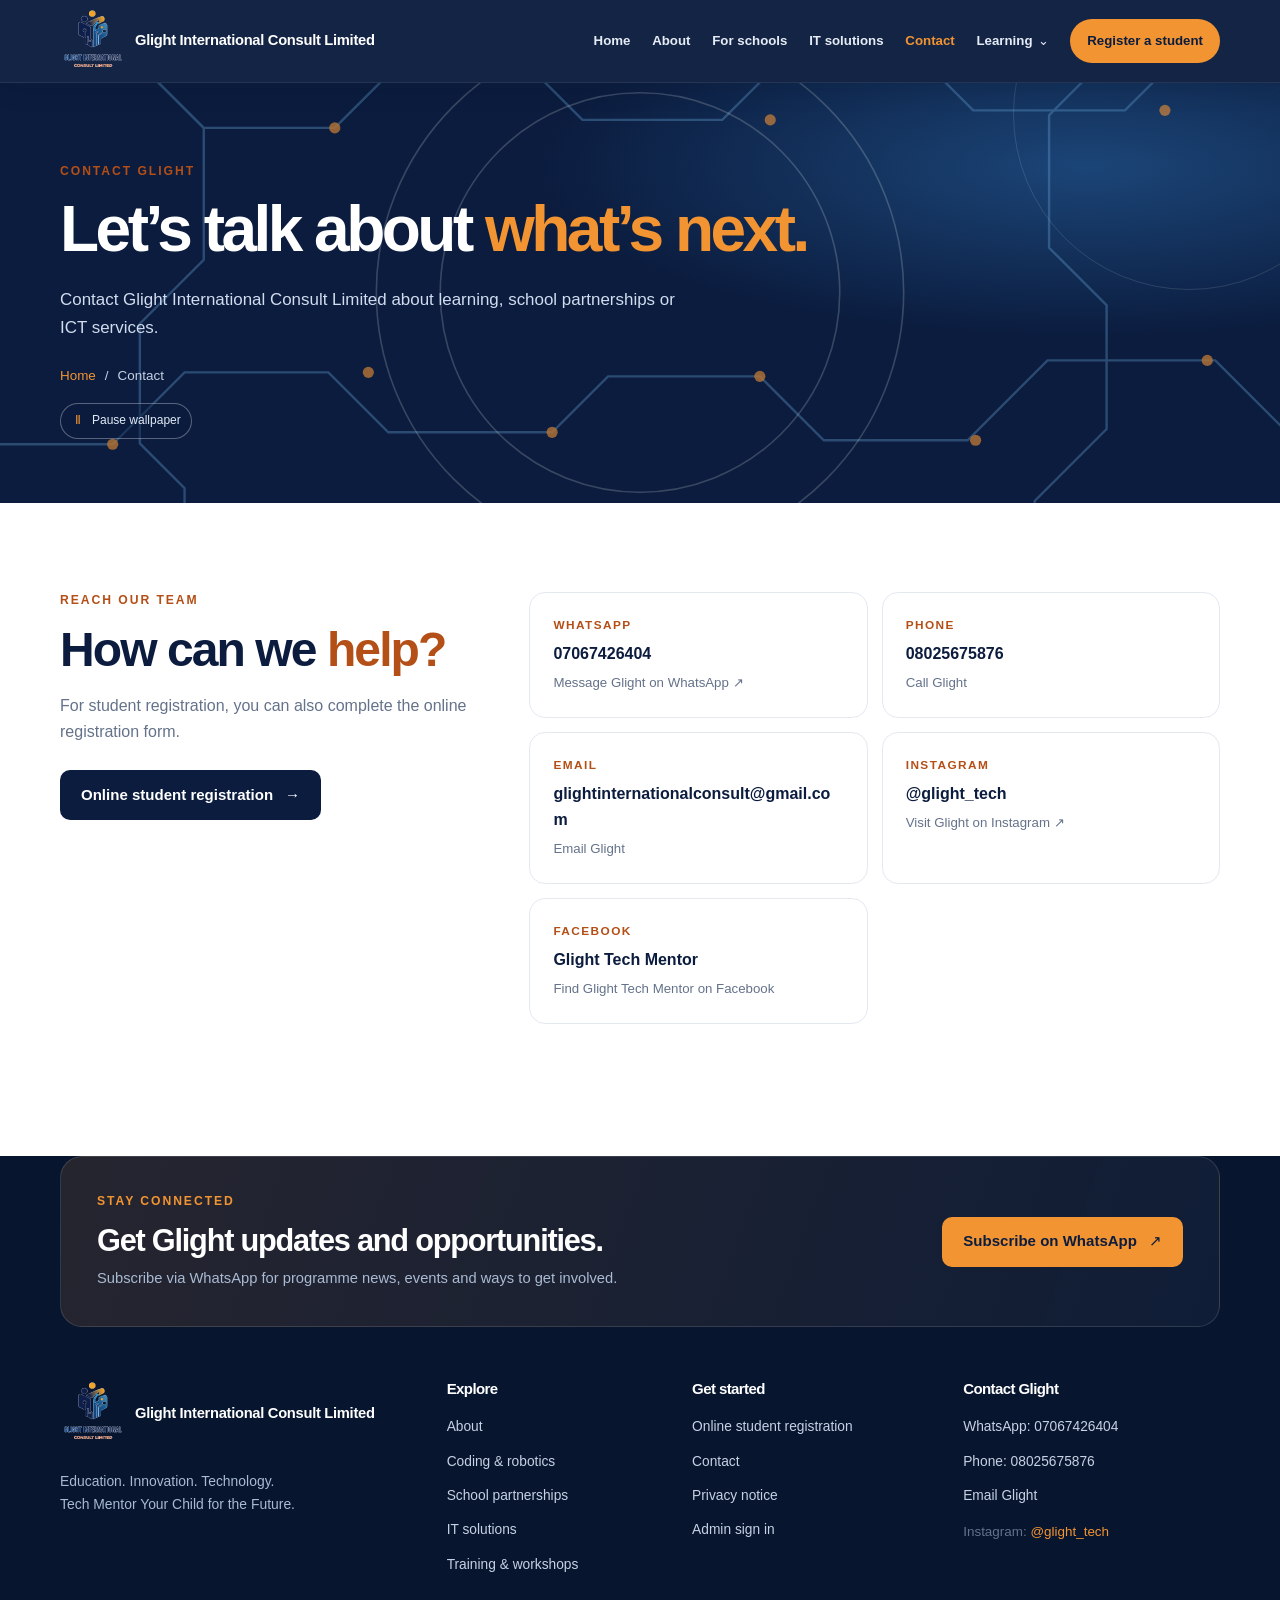
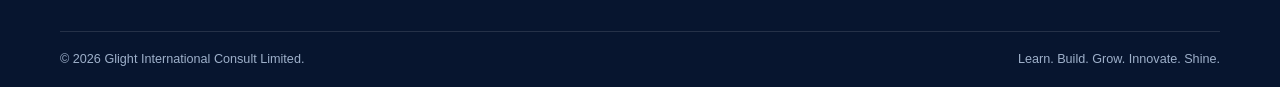
<file: contact.html>
<!doctype html>
<html lang="en">
<head>
  <meta charset="utf-8"><meta name="viewport" content="width=device-width, initial-scale=1"><meta name="theme-color" content="#0b1c3e">
  <meta name="description" content="Contact Glight International Consult Limited about coding, robotics, school partnerships and ICT services.">
  <link rel="canonical" href="https://glight-international-consult.vercel.app/contact.html"><link rel="icon" href="assets/images/glight-logo.png" type="image/png"><link rel="stylesheet" href="assets/css/style.css">
  <title>Contact Glight | Glight Tech Mentors</title><script src="assets/js/script.js" defer></script>
</head>
<body><a class="skip-link" href="#main-content">Skip to content</a><div data-site-header></div>
<main id="main-content"><section class="page-hero"><div class="container page-hero-content"><p class="eyebrow">Contact Glight</p><h1>Let’s talk about <span class="text-gold">what’s next.</span></h1><p>Contact Glight International Consult Limited about learning, school partnerships or ICT services.</p><div class="breadcrumb"><a href="index.html">Home</a><span aria-hidden="true">/</span><span>Contact</span></div></div></section>
<section class="section"><div class="container contact-layout"><div><p class="eyebrow">Reach our team</p><h2>How can we <span class="text-blue">help?</span></h2><p>For student registration, you can also complete the online registration form.</p><a class="button button-navy" href="register.html">Online student registration <span aria-hidden="true">&rarr;</span></a></div><div class="contact-cards"><a class="contact-card" href="https://wa.me/2347067426404" target="_blank" rel="noopener noreferrer"><span class="contact-label">WhatsApp</span><strong>07067426404</strong><span>Message Glight on WhatsApp <span aria-hidden="true">&nearr;</span></span></a><a class="contact-card" href="tel:08025675876"><span class="contact-label">Phone</span><strong>08025675876</strong><span>Call Glight</span></a><a class="contact-card" href="mailto:glightinternationalconsult@gmail.com"><span class="contact-label">Email</span><strong>glightinternationalconsult@gmail.com</strong><span>Email Glight</span></a><a class="contact-card" href="https://www.instagram.com/glight_tech/" target="_blank" rel="noopener noreferrer"><span class="contact-label">Instagram</span><strong>@glight_tech</strong><span>Visit Glight on Instagram <span aria-hidden="true">&nearr;</span></span></a><div class="contact-card"><span class="contact-label">Facebook</span><strong>Glight Tech Mentor</strong><span>Find Glight Tech Mentor on Facebook</span></div></div></div></section></main><div data-site-footer></div></body></html>
</file>
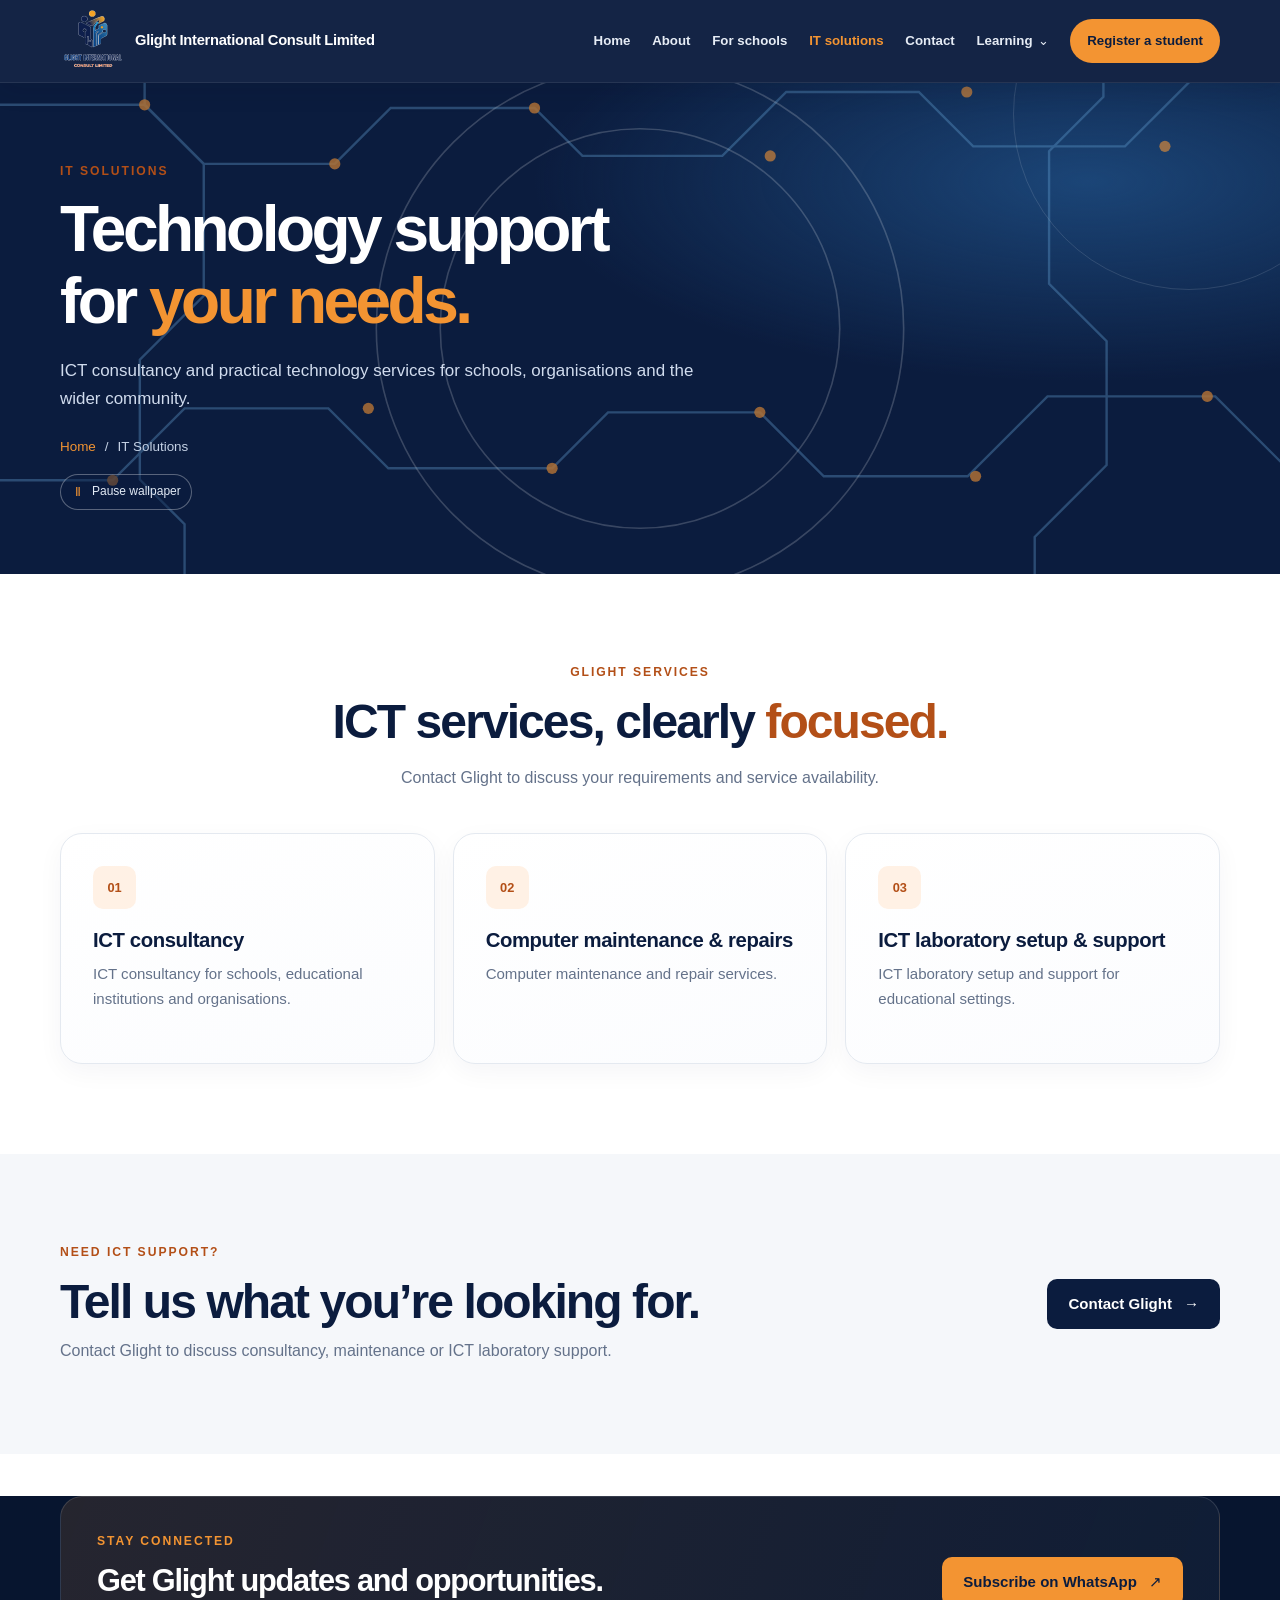
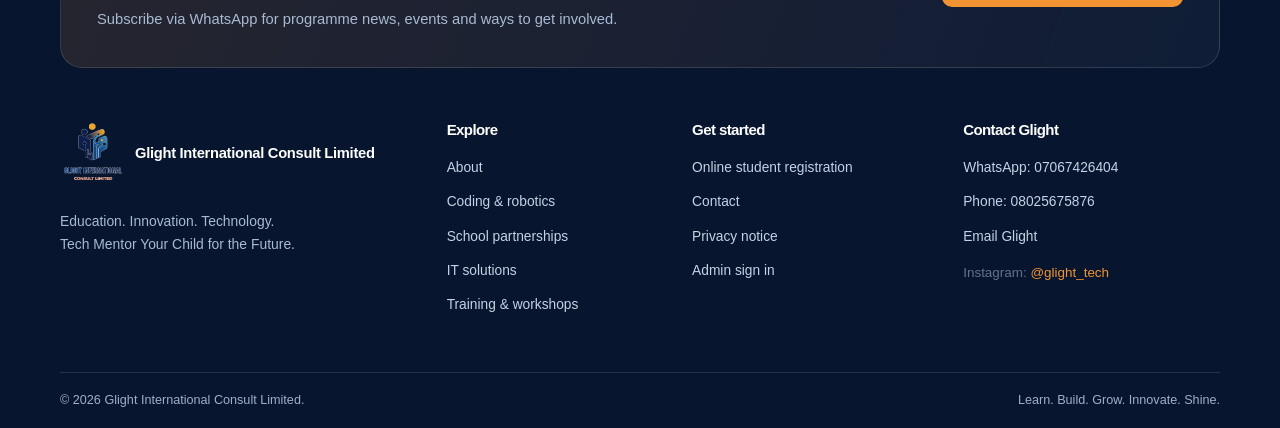
<file: it-solutions.html>
<!doctype html>
<html lang="en">
<head>
  <meta charset="utf-8"><meta name="viewport" content="width=device-width, initial-scale=1"><meta name="theme-color" content="#0b1c3e">
  <meta name="description" content="ICT consultancy, computer maintenance and repairs, and ICT laboratory setup and support from Glight International Consult Limited.">
  <link rel="canonical" href="https://glight-international-consult.vercel.app/it-solutions.html"><link rel="icon" href="assets/images/glight-logo.png" type="image/png"><link rel="stylesheet" href="assets/css/style.css">
  <title>IT Solutions | Glight International Consult Limited</title><script src="assets/js/script.js" defer></script>
</head>
<body><a class="skip-link" href="#main-content">Skip to content</a><div data-site-header></div>
<main id="main-content"><section class="page-hero"><div class="container page-hero-content"><p class="eyebrow">IT solutions</p><h1>Technology support for <span class="text-gold">your needs.</span></h1><p>ICT consultancy and practical technology services for schools, organisations and the wider community.</p><div class="breadcrumb"><a href="index.html">Home</a><span aria-hidden="true">/</span><span>IT Solutions</span></div></div></section>
<section class="section"><div class="container"><div class="section-heading"><p class="eyebrow">Glight services</p><h2>ICT services, clearly <span class="text-blue">focused.</span></h2><p>Contact Glight to discuss your requirements and service availability.</p></div><div class="card-grid card-grid-3"><article class="topic-card"><span class="topic-icon">01</span><h2>ICT consultancy</h2><p>ICT consultancy for schools, educational institutions and organisations.</p></article><article class="topic-card"><span class="topic-icon">02</span><h2>Computer maintenance &amp; repairs</h2><p>Computer maintenance and repair services.</p></article><article class="topic-card"><span class="topic-icon">03</span><h2>ICT laboratory setup &amp; support</h2><p>ICT laboratory setup and support for educational settings.</p></article></div></div></section>
<section class="section section-soft"><div class="container callout-row"><div><p class="eyebrow">Need ICT support?</p><h2>Tell us what you’re looking for.</h2><p>Contact Glight to discuss consultancy, maintenance or ICT laboratory support.</p></div><a class="button button-navy" href="contact.html">Contact Glight <span aria-hidden="true">&rarr;</span></a></div></section></main><div data-site-footer></div></body></html>
</file>
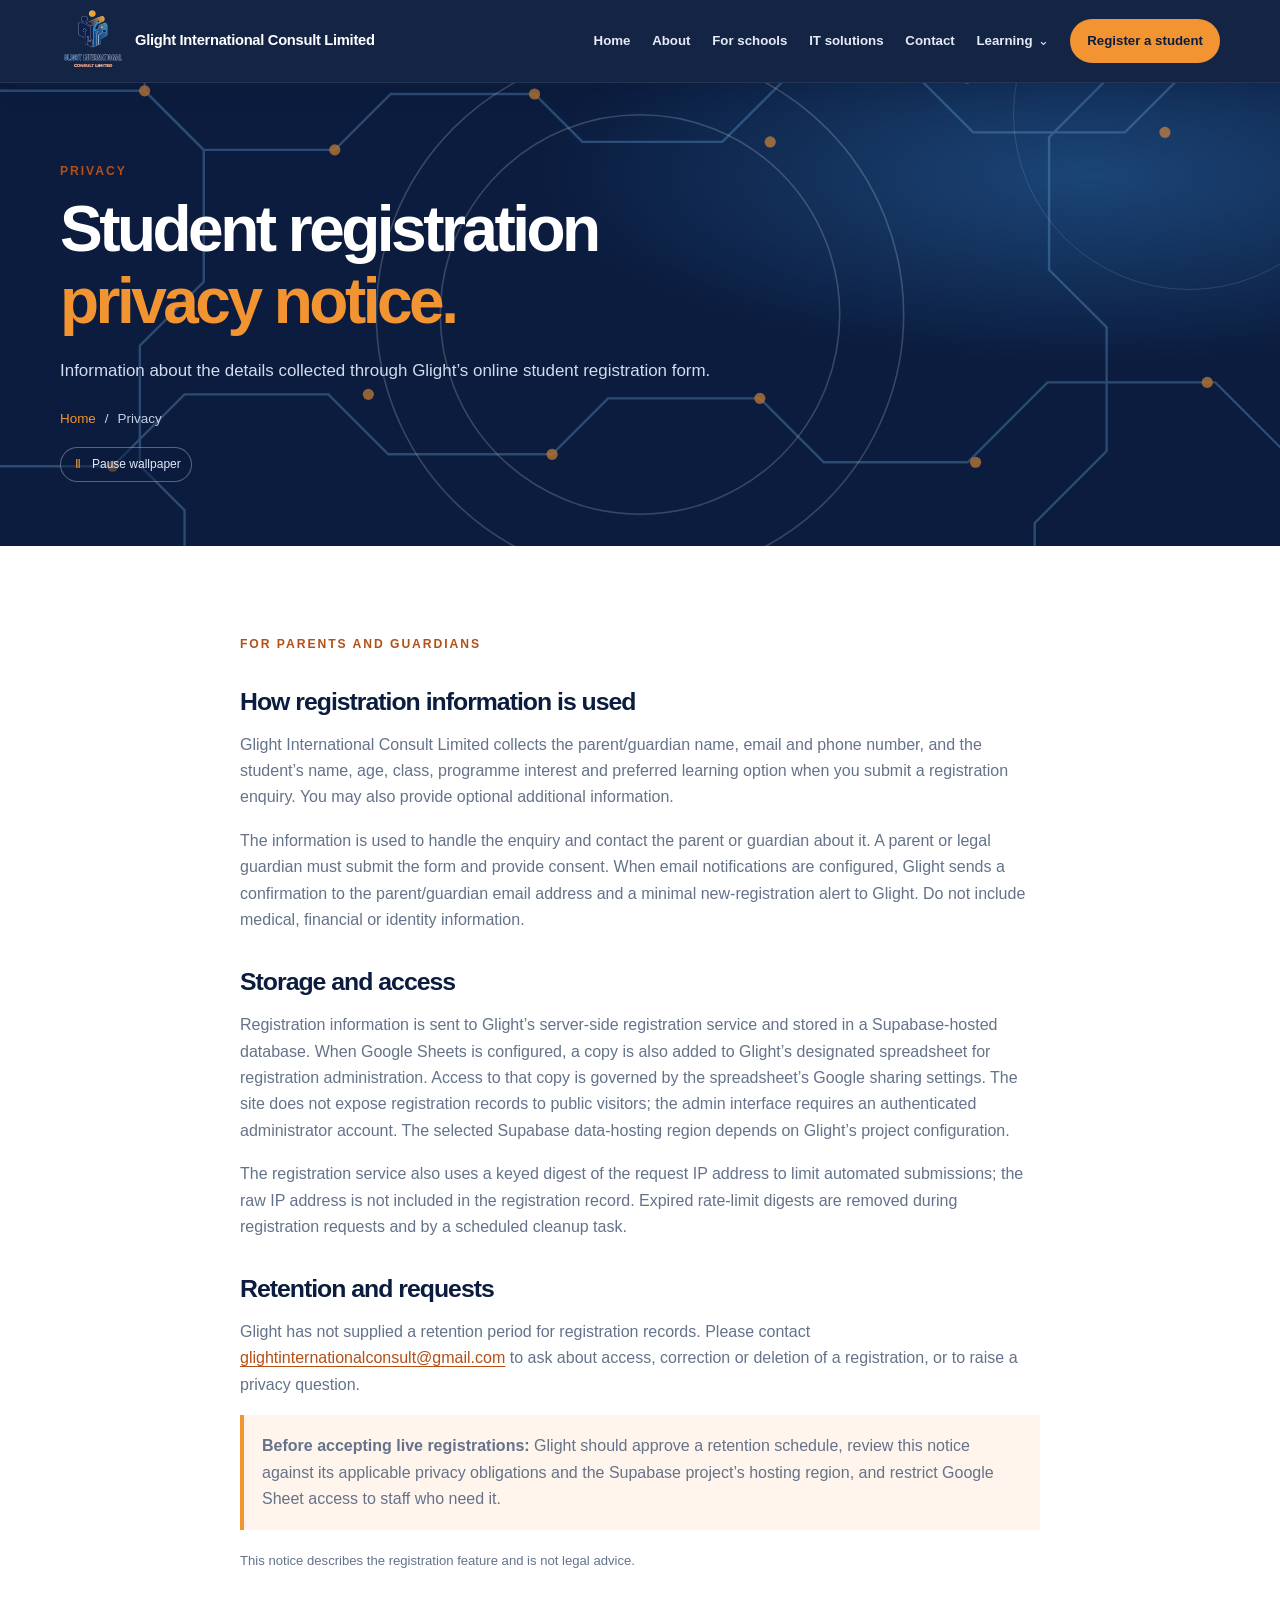
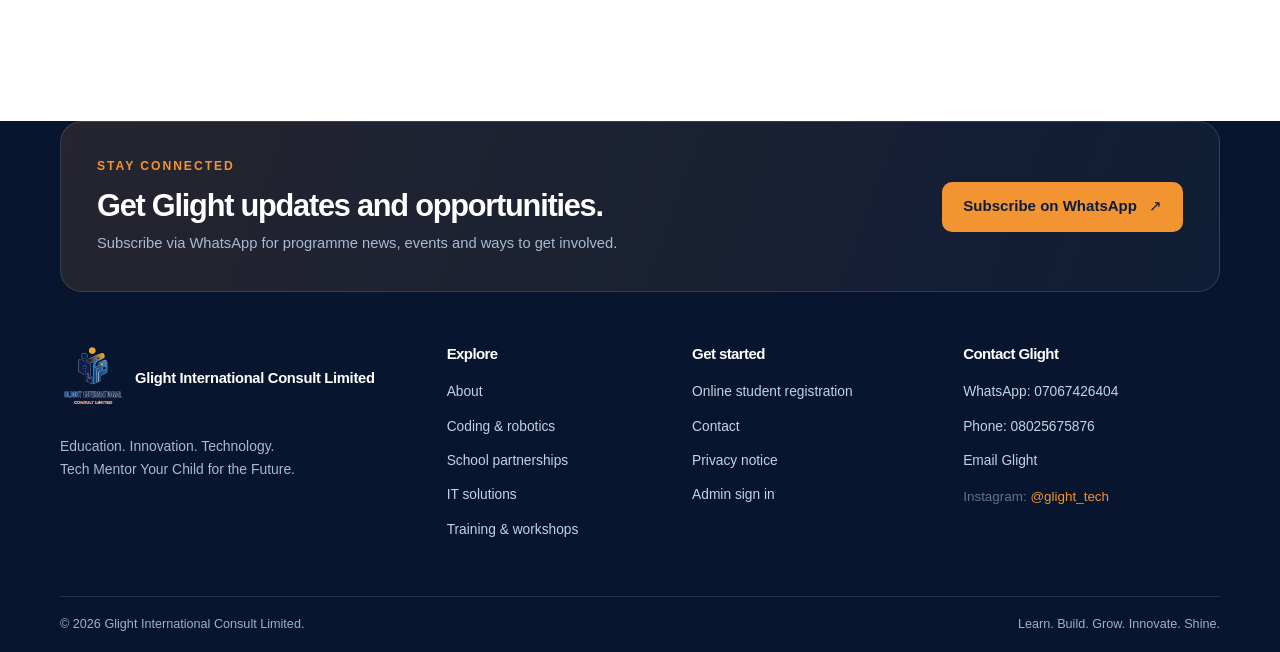
<file: privacy.html>
<!doctype html>
<html lang="en">
<head>
  <meta charset="utf-8"><meta name="viewport" content="width=device-width, initial-scale=1"><meta name="theme-color" content="#0b1c3e">
  <meta name="description" content="Privacy information about the student registration form for Glight Tech Mentors.">
  <link rel="canonical" href="https://glight-international-consult.vercel.app/privacy.html"><link rel="icon" href="assets/images/glight-logo.png" type="image/png"><link rel="stylesheet" href="assets/css/style.css">
  <title>Privacy Notice | Glight Tech Mentors</title><script src="assets/js/script.js" defer></script>
</head>
<body><a class="skip-link" href="#main-content">Skip to content</a><div data-site-header></div>
<main id="main-content"><section class="page-hero"><div class="container page-hero-content"><p class="eyebrow">Privacy</p><h1>Student registration <span class="text-gold">privacy notice.</span></h1><p>Information about the details collected through Glight’s online student registration form.</p><div class="breadcrumb"><a href="index.html">Home</a><span aria-hidden="true">/</span><span>Privacy</span></div></div></section>
<section class="section"><div class="container policy-copy"><p class="eyebrow">For parents and guardians</p><h2>How registration information is used</h2><p>Glight International Consult Limited collects the parent/guardian name, email and phone number, and the student’s name, age, class, programme interest and preferred learning option when you submit a registration enquiry. You may also provide optional additional information.</p><p>The information is used to handle the enquiry and contact the parent or guardian about it. A parent or legal guardian must submit the form and provide consent. When email notifications are configured, Glight sends a confirmation to the parent/guardian email address and a minimal new-registration alert to Glight. Do not include medical, financial or identity information.</p><h2>Storage and access</h2><p>Registration information is sent to Glight’s server-side registration service and stored in a Supabase-hosted database. When Google Sheets is configured, a copy is also added to Glight’s designated spreadsheet for registration administration. Access to that copy is governed by the spreadsheet’s Google sharing settings. The site does not expose registration records to public visitors; the admin interface requires an authenticated administrator account. The selected Supabase data-hosting region depends on Glight’s project configuration.</p><p>The registration service also uses a keyed digest of the request IP address to limit automated submissions; the raw IP address is not included in the registration record. Expired rate-limit digests are removed during registration requests and by a scheduled cleanup task.</p><h2>Retention and requests</h2><p>Glight has not supplied a retention period for registration records. Please contact <a href="mailto:glightinternationalconsult@gmail.com">glightinternationalconsult@gmail.com</a> to ask about access, correction or deletion of a registration, or to raise a privacy question.</p><p class="policy-reminder"><strong>Before accepting live registrations:</strong> Glight should approve a retention schedule, review this notice against its applicable privacy obligations and the Supabase project’s hosting region, and restrict Google Sheet access to staff who need it.</p><p class="small-copy">This notice describes the registration feature and is not legal advice.</p></div></section></main><div data-site-footer></div></body></html>
</file>
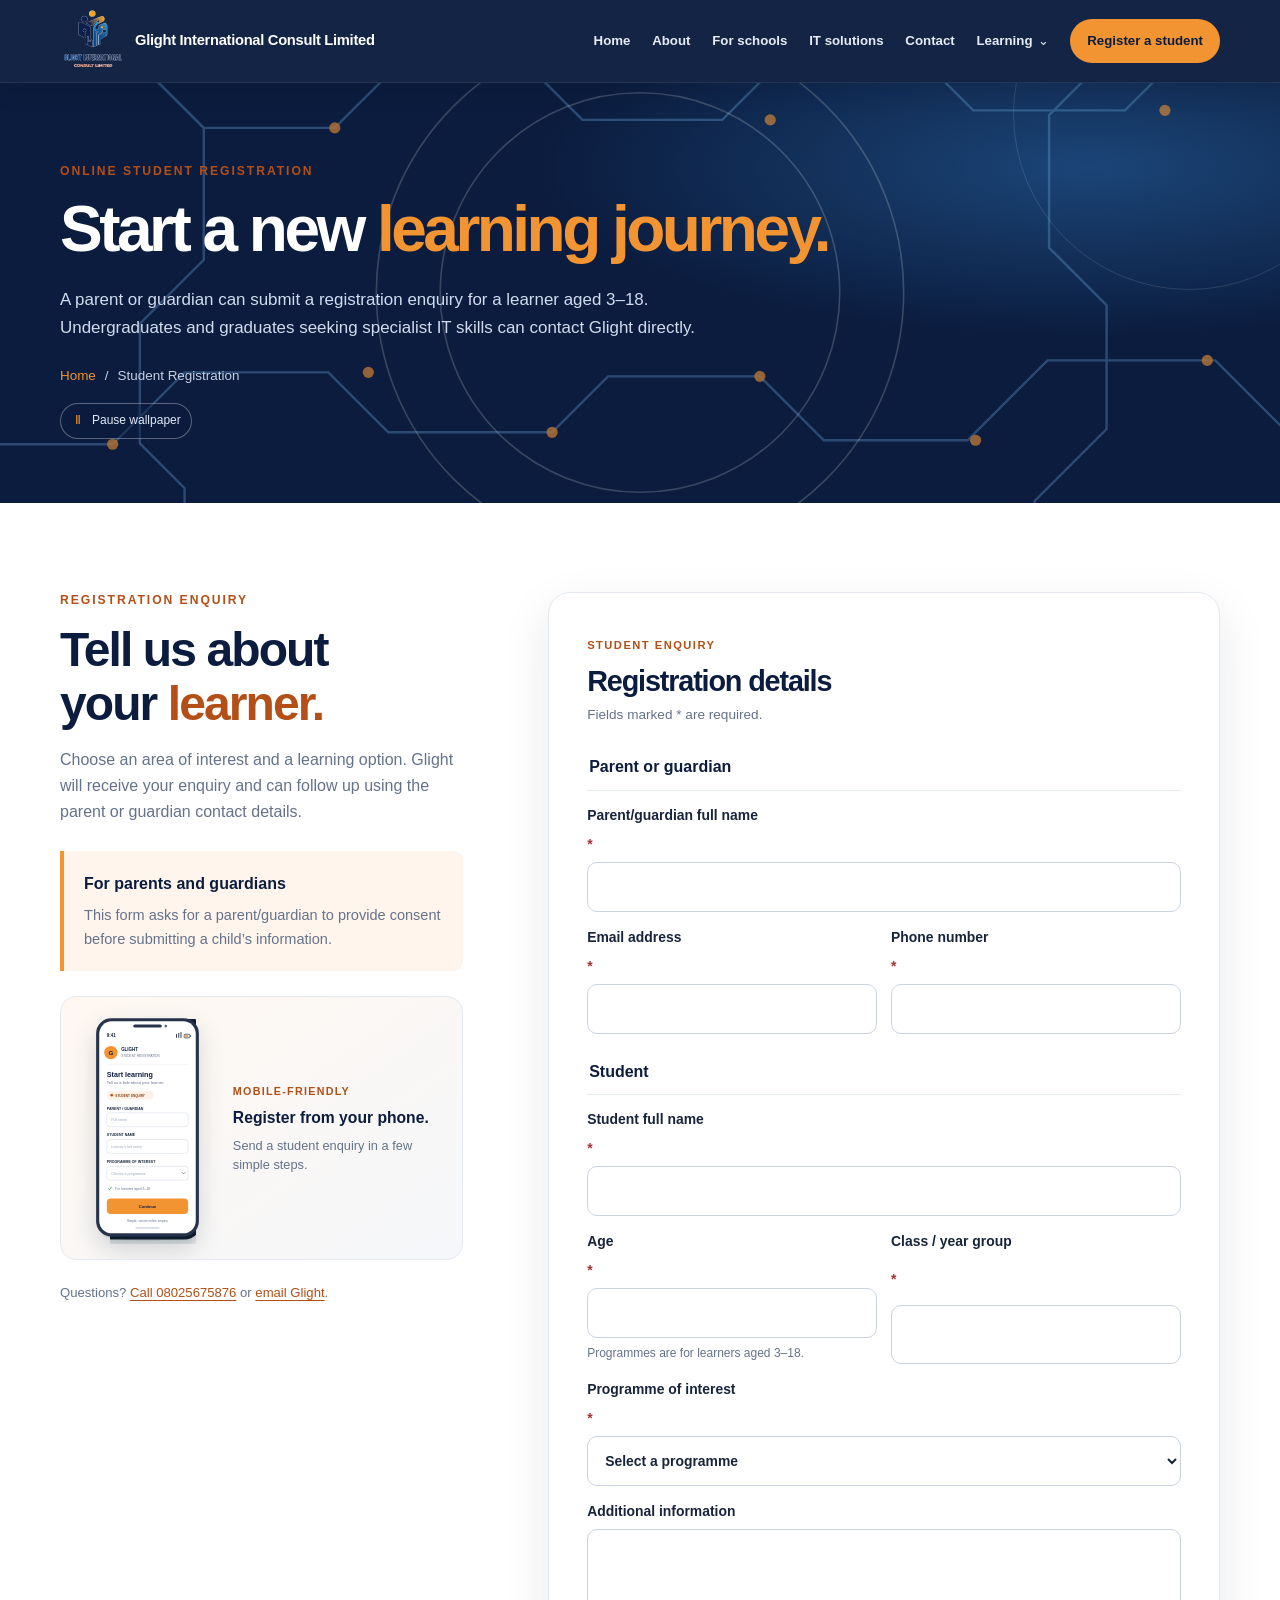
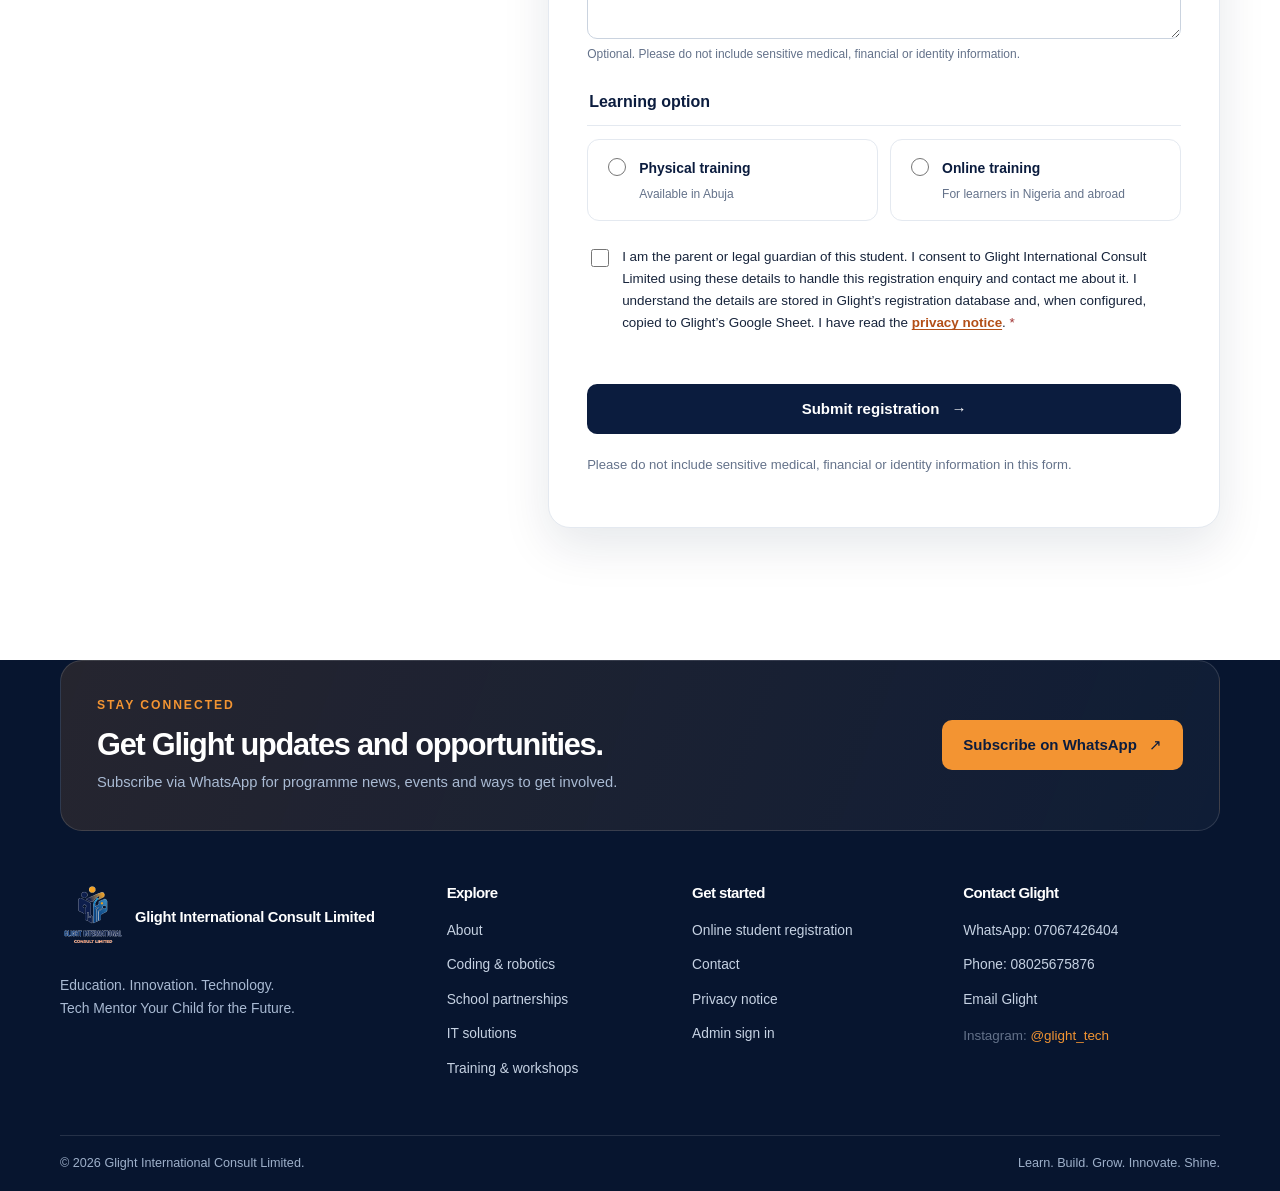
<file: register.html>
<!doctype html>
<html lang="en">
<head>
  <meta charset="utf-8"><meta name="viewport" content="width=device-width, initial-scale=1"><meta name="theme-color" content="#0b1c3e">
  <meta name="description" content="Register a student for Glight Tech Mentors programmes. A parent or guardian must complete the form and provide consent.">
  <link rel="canonical" href="https://glight-international-consult.vercel.app/register.html"><link rel="icon" href="assets/images/glight-logo.png" type="image/png"><link rel="stylesheet" href="assets/css/style.css">
  <title>Online Student Registration | Glight Tech Mentors</title><script src="assets/js/script.js" defer></script>
</head>
<body><a class="skip-link" href="#main-content">Skip to content</a><div data-site-header></div>
<main id="main-content"><section class="page-hero"><div class="container page-hero-content"><p class="eyebrow">Online student registration</p><h1>Start a new <span class="text-gold">learning journey.</span></h1><p>A parent or guardian can submit a registration enquiry for a learner aged 3–18. Undergraduates and graduates seeking specialist IT skills can <a href="contact.html">contact Glight directly</a>.</p><div class="breadcrumb"><a href="index.html">Home</a><span aria-hidden="true">/</span><span>Student Registration</span></div></div></section>
<section class="section"><div class="container form-layout"><div class="form-intro"><p class="eyebrow">Registration enquiry</p><h2>Tell us about your <span class="text-blue">learner.</span></h2><p>Choose an area of interest and a learning option. Glight will receive your enquiry and can follow up using the parent or guardian contact details.</p><div class="form-note"><strong>For parents and guardians</strong><p>This form asks for a parent/guardian to provide consent before submitting a child’s information.</p></div>
<figure class="registration-phone-preview">
  <img src="assets/images/registration-phone.svg" alt="Android phone showing a preview of Glight’s student registration form." width="320" height="520" loading="lazy" decoding="async">
  <figcaption><span class="mobile-preview-label">Mobile-friendly</span><strong>Register from your phone.</strong><p>Send a student enquiry in a few simple steps.</p></figcaption>
</figure>
<p class="small-copy">Questions? <a href="tel:08025675876">Call 08025675876</a> or <a href="mailto:glightinternationalconsult@gmail.com">email Glight</a>.</p></div>
<form class="registration-form" data-registration-form novalidate>
  <div class="form-heading"><span class="form-step">STUDENT ENQUIRY</span><h2>Registration details</h2><p>Fields marked <span aria-hidden="true">*</span> are required.</p></div>
  <fieldset><legend>Parent or guardian</legend><div class="form-grid">
    <label class="field field-full">Parent/guardian full name <span aria-hidden="true">*</span><input name="parentName" autocomplete="name" maxlength="100" required></label>
    <label class="field">Email address <span aria-hidden="true">*</span><input type="email" name="parentEmail" autocomplete="email" maxlength="254" required></label>
    <label class="field">Phone number <span aria-hidden="true">*</span><input type="tel" name="parentPhone" autocomplete="tel" maxlength="25" required></label>
  </div></fieldset>
  <fieldset><legend>Student</legend><div class="form-grid">
    <label class="field field-full">Student full name <span aria-hidden="true">*</span><input name="studentName" autocomplete="off" maxlength="100" required></label>
    <label class="field">Age <span aria-hidden="true">*</span><input type="number" name="age" min="3" max="18" inputmode="numeric" required><small>Programmes are for learners aged 3–18.</small></label>
    <label class="field">Class / year group <span aria-hidden="true">*</span><input name="className" maxlength="60" required></label>
    <label class="field field-full">Programme of interest <span aria-hidden="true">*</span><select name="programme" required><option value="">Select a programme</option><option>Coding and Programming</option><option>Robotics and Automation</option><option>Scratch Programming</option><option>MIT App Inventor</option><option>Arduino and Electronics</option><option>Python Programming</option><option>HTML, CSS and JavaScript</option><option>Web and App Development</option><option>Digital Skills and Productivity Training</option><option>AI and Technology Workshops</option></select></label>
    <label class="field field-full">Additional information <textarea name="additionalInformation" rows="4" maxlength="1000" aria-describedby="additional-information-help"></textarea><small id="additional-information-help">Optional. Please do not include sensitive medical, financial or identity information.</small></label>
  </div></fieldset>
  <fieldset><legend>Learning option</legend><div class="choice-grid">
    <label class="choice-card"><input type="radio" name="learningMode" value="physical" required><span><strong>Physical training</strong><small>Available in Abuja</small></span></label>
    <label class="choice-card"><input type="radio" name="learningMode" value="online" required><span><strong>Online training</strong><small>For learners in Nigeria and abroad</small></span></label>
  </div></fieldset>
  <label class="consent-field"><input type="checkbox" name="guardianConsent" required><span>I am the parent or legal guardian of this student. I consent to Glight International Consult Limited using these details to handle this registration enquiry and contact me about it. I understand the details are stored in Glight’s registration database and, when configured, copied to Glight’s Google Sheet. I have read the <a href="privacy.html" target="_blank" rel="noopener noreferrer">privacy notice</a>. <span aria-hidden="true">*</span></span></label>
  <label class="honeypot" aria-hidden="true">Leave this field empty<input name="website" tabindex="-1" autocomplete="off"></label>
  <div class="form-feedback" data-registration-feedback role="status" aria-live="polite"></div>
  <button class="button button-navy form-submit" type="submit"><span data-submit-label>Submit registration</span><span class="button-spinner" data-submit-spinner aria-hidden="true" hidden></span><span aria-hidden="true">&rarr;</span></button>
  <p class="small-copy">Please do not include sensitive medical, financial or identity information in this form.</p>
</form></div></section></main><div data-site-footer></div></body></html>
</file>
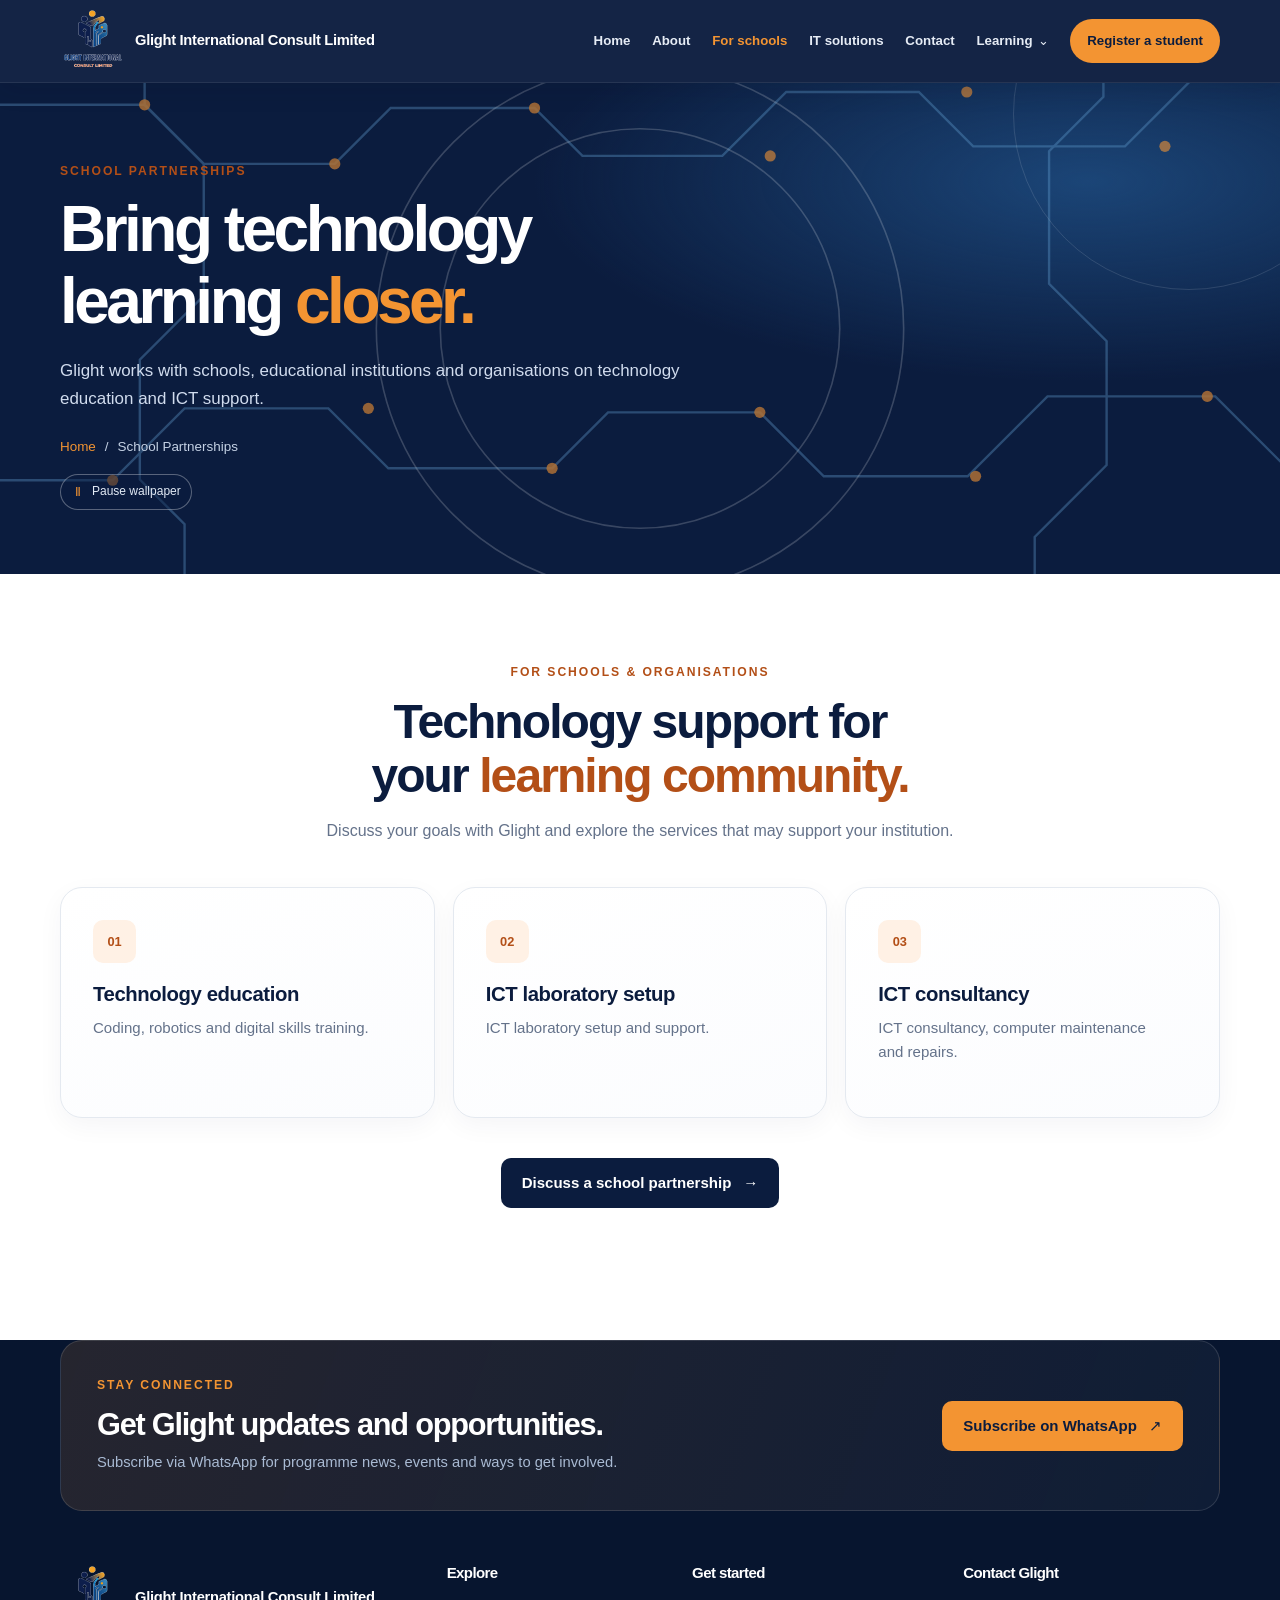
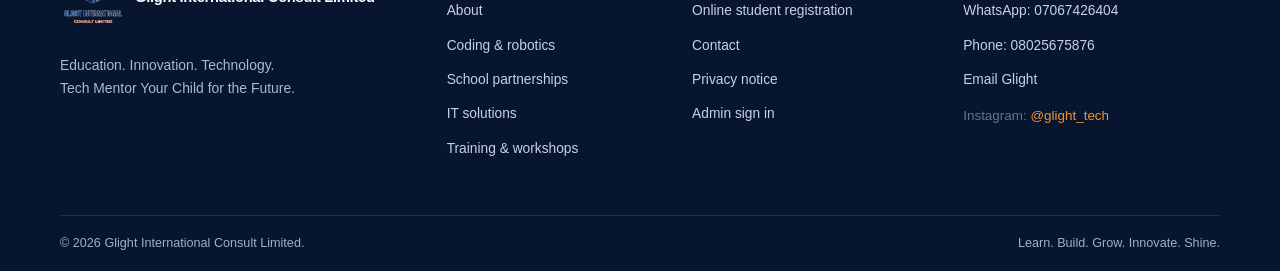
<file: school-partnerships.html>
<!doctype html>
<html lang="en">
<head>
  <meta charset="utf-8"><meta name="viewport" content="width=device-width, initial-scale=1"><meta name="theme-color" content="#0b1c3e">
  <meta name="description" content="Glight Tech Mentors offers coding education, school technology partnerships, ICT laboratory setup and support.">

  <link rel="canonical" href="https://glight-international-consult.vercel.app/school-partnerships.html"><link rel="icon" href="assets/images/glight-logo.png" type="image/png"><link rel="stylesheet" href="assets/css/style.css">
  <title>School Partnerships | Glight Tech Mentors</title><script src="assets/js/script.js" defer></script>
</head>
<body><a class="skip-link" href="#main-content">Skip to content</a><div data-site-header></div>
<main id="main-content"><section class="page-hero"><div class="container page-hero-content"><p class="eyebrow">School partnerships</p><h1>Bring technology learning <span class="text-gold">closer.</span></h1><p>Glight works with schools, educational institutions and organisations on technology education and ICT support.</p><div class="breadcrumb"><a href="index.html">Home</a><span aria-hidden="true">/</span><span>School Partnerships</span></div></div></section>
<section class="section"><div class="container"><div class="section-heading"><p class="eyebrow">For schools &amp; organisations</p><h2>Technology support for your <span class="text-blue">learning community.</span></h2><p>Discuss your goals with Glight and explore the services that may support your institution.</p></div><div class="card-grid card-grid-3"><article class="topic-card"><span class="topic-icon">01</span><h2>Technology education</h2><p>Coding, robotics and digital skills training.</p></article><article class="topic-card"><span class="topic-icon">02</span><h2>ICT laboratory setup</h2><p>ICT laboratory setup and support.</p></article><article class="topic-card"><span class="topic-icon">03</span><h2>ICT consultancy</h2><p>ICT consultancy, computer maintenance and repairs.</p></article></div><div class="center-action"><a class="button button-navy" href="contact.html">Discuss a school partnership <span aria-hidden="true">&rarr;</span></a></div></div></section></main><div data-site-footer></div></body></html>
</file>
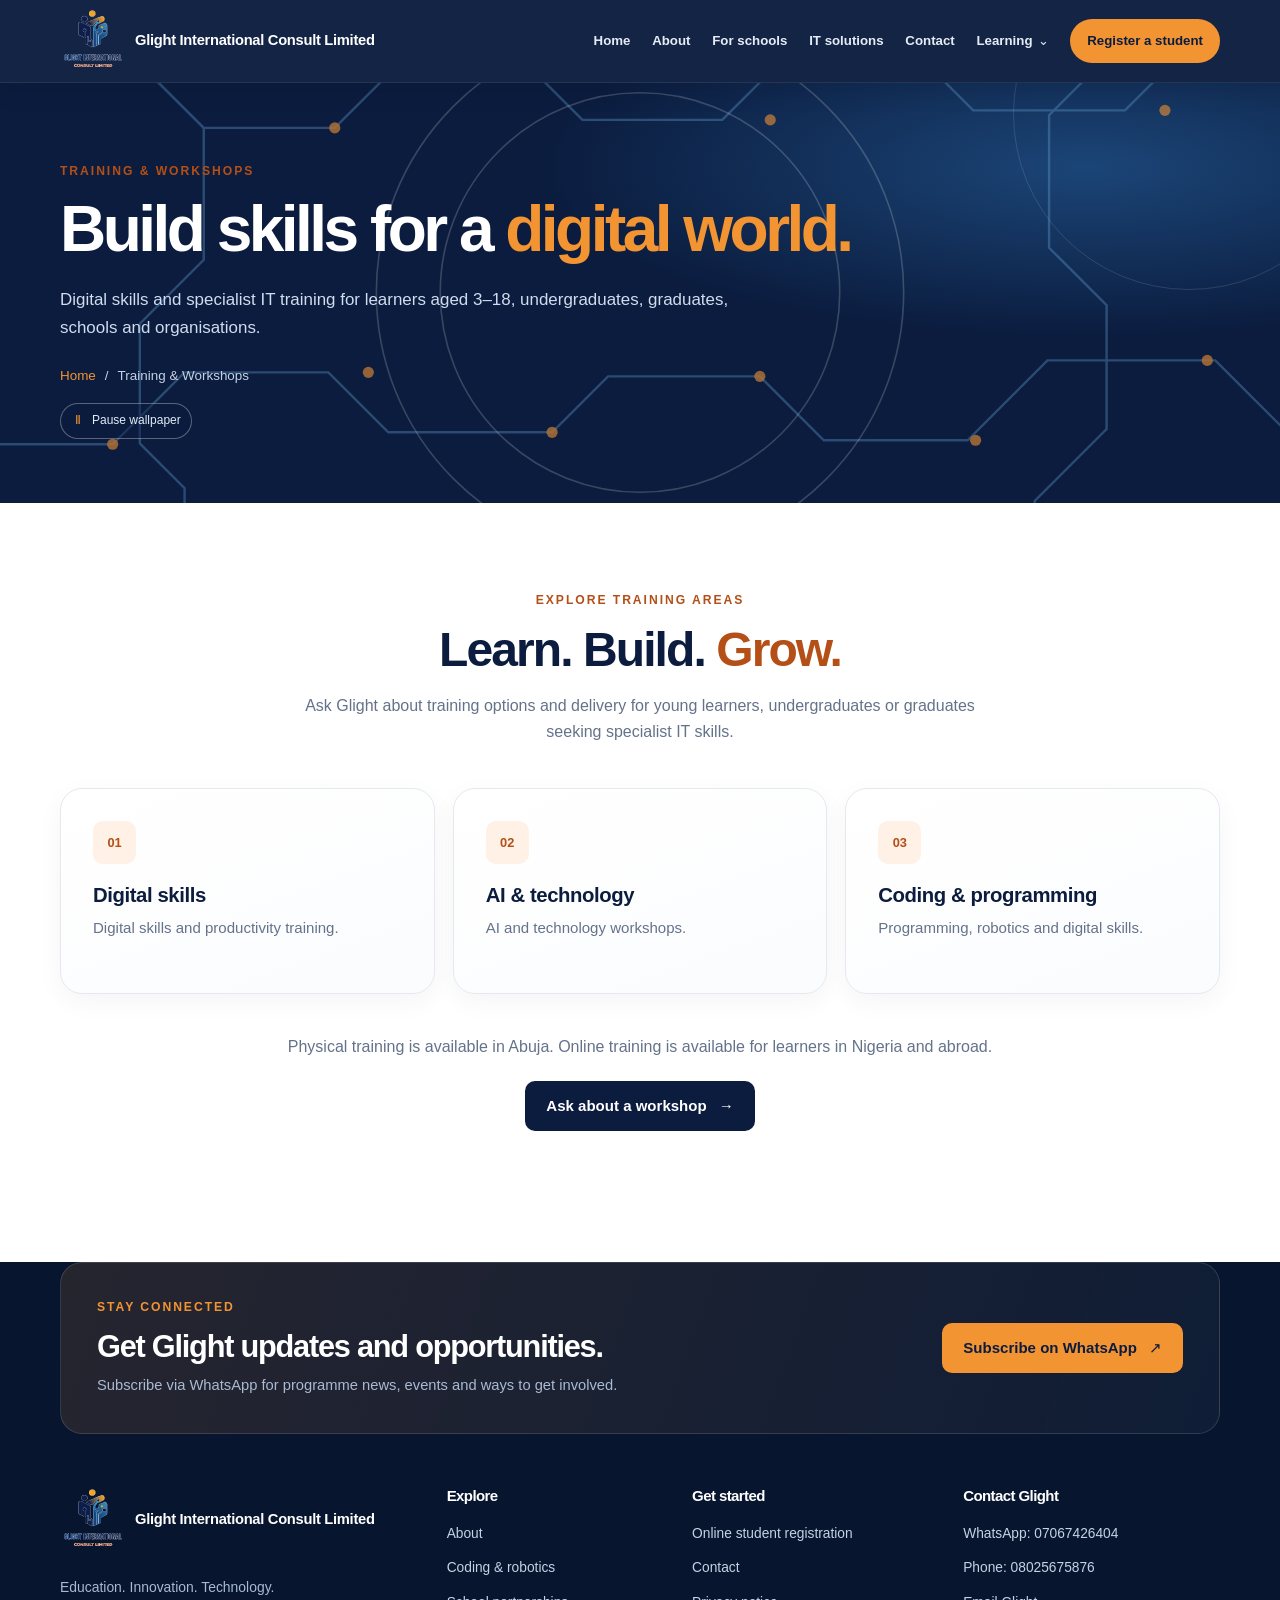
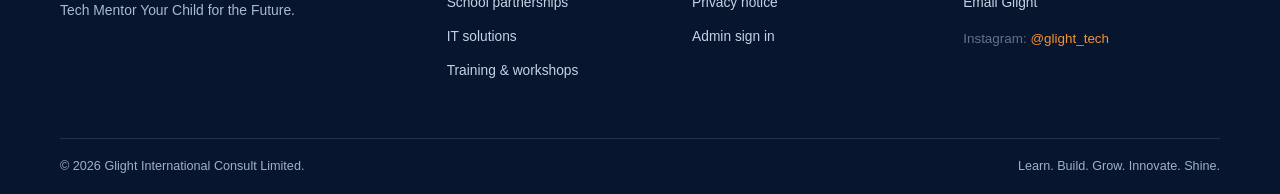
<file: training-workshops.html>
<!doctype html>
<html lang="en">
<head>
  <meta charset="utf-8"><meta name="viewport" content="width=device-width, initial-scale=1"><meta name="theme-color" content="#0b1c3e">
  <meta name="description" content="Digital skills, AI and specialist IT training for ages 3–18, undergraduates, graduates, schools and organisations.">
  <link rel="canonical" href="https://glight-international-consult.vercel.app/training-workshops.html"><link rel="icon" href="assets/images/glight-logo.png" type="image/png"><link rel="stylesheet" href="assets/css/style.css">
  <title>Training &amp; Workshops | Glight Tech Mentors</title><script src="assets/js/script.js" defer></script>
</head>
<body><a class="skip-link" href="#main-content">Skip to content</a><div data-site-header></div>
<main id="main-content"><section class="page-hero"><div class="container page-hero-content"><p class="eyebrow">Training &amp; workshops</p><h1>Build skills for a <span class="text-gold">digital world.</span></h1><p>Digital skills and specialist IT training for learners aged 3–18, undergraduates, graduates, schools and organisations.</p><div class="breadcrumb"><a href="index.html">Home</a><span aria-hidden="true">/</span><span>Training &amp; Workshops</span></div></section>
<section class="section"><div class="container"><div class="section-heading"><p class="eyebrow">Explore training areas</p><h2>Learn. Build. <span class="text-blue">Grow.</span></h2><p>Ask Glight about training options and delivery for young learners, undergraduates or graduates seeking specialist IT skills.</p></div><div class="card-grid card-grid-3"><article class="topic-card"><span class="topic-icon">01</span><h2>Digital skills</h2><p>Digital skills and productivity training.</p></article><article class="topic-card"><span class="topic-icon">02</span><h2>AI &amp; technology</h2><p>AI and technology workshops.</p></article><article class="topic-card"><span class="topic-icon">03</span><h2>Coding &amp; programming</h2><p>Programming, robotics and digital skills.</p></article></div><div class="center-action"><p>Physical training is available in Abuja. Online training is available for learners in Nigeria and abroad.</p><a class="button button-navy" href="contact.html">Ask about a workshop <span aria-hidden="true">&rarr;</span></a></div></div></section></main><div data-site-footer></div></body></html>
</file>
<file: assets/css/style.css>
:root {
  color-scheme: light;
  --navy: #0b1c3e;
  --navy-soft: #122a50;
  --orange-dark: #b34f17;
  --orange-pale: #fff1e5;
  --orange: #f39432;
  --orange-ink: #4a2810;
  --ink: #17243b;
  --muted: #64728a;
  --line: #e4e9f0;
  --surface: #f5f7fa;
  --white: #fff;
  --radius: 16px;
  --radius-lg: 22px;
  --shadow: 0 18px 48px rgba(11, 28, 62, .1);
  --shadow-hover: 0 24px 54px rgba(11, 28, 62, .14);
  --container: 1160px;
  font-family: Inter, "Segoe UI", Arial, sans-serif;
  font-synthesis: none;
  text-rendering: optimizeLegibility;
}

* { box-sizing: border-box; }
html { scroll-behavior: smooth; scroll-padding-top: 6rem; }
body { margin: 0; color: var(--ink); background: var(--white); font-size: 16px; line-height: 1.65; }
img { display: block; max-width: 100%; }
a { color: inherit; text-decoration: none; }
button, input, select { font: inherit; }
button, a, input, select { -webkit-tap-highlight-color: transparent; }
button { cursor: pointer; }
:focus-visible { outline: 3px solid var(--orange-dark); outline-offset: 3px; }
.container { width: min(var(--container), calc(100% - 40px)); margin-inline: auto; }
.visually-hidden { position: absolute; width: 1px; height: 1px; padding: 0; margin: -1px; overflow: hidden; clip: rect(0, 0, 0, 0); white-space: nowrap; border: 0; }
.skip-link { position: fixed; z-index: 20; top: 8px; left: 8px; padding: 10px 14px; color: var(--white); background: var(--navy); transform: translateY(-150%); }
.skip-link:focus { transform: translateY(0); }
.text-gold { color: var(--orange); }
.text-blue { color: var(--orange-dark); }
.eyebrow { margin: 0 0 14px; color: var(--orange-dark); font-size: .76rem; font-weight: 800; letter-spacing: .16em; line-height: 1.4; text-transform: uppercase; }
.eyebrow-mark { display: inline-block; width: 23px; height: 3px; margin: 0 8px 3px 0; background: var(--orange); }
h1, h2, h3, p { margin-top: 0; }
h1, h2, h3 { color: var(--navy); line-height: 1.12; text-wrap: balance; }
h1 { margin-bottom: 20px; font-size: clamp(2.5rem, 6vw, 4.7rem); letter-spacing: -.055em; }
h2 { margin-bottom: 16px; font-size: clamp(1.9rem, 4vw, 3rem); letter-spacing: -.04em; }
h3 { margin-bottom: 12px; font-size: 1.3rem; letter-spacing: -.02em; }
p { color: var(--muted); text-wrap: pretty; }
.section { padding-block: clamp(64px, 7vw, 92px); }
.section-soft { background: var(--surface); }
.section-navy { color: var(--white); background: var(--navy); }
.section-heading { max-width: 700px; margin: 0 auto 42px; text-align: center; }
.section-heading-home { max-width: none; display: flex; align-items: end; justify-content: space-between; gap: 40px; text-align: left; }
.section-heading-home > div { max-width: 650px; }
.section-heading-home > p:last-child { max-width: 390px; margin: 0 0 5px; }
.section-heading > p:last-child { margin-bottom: 0; }
.section-heading-light h2, .section-heading-light > p:last-child { color: var(--white); }
.section-heading-light > p:last-child { opacity: .76; }
.section-heading-row { max-width: none; display: flex; align-items: end; justify-content: space-between; gap: 30px; text-align: left; }
.section-heading-row > p { max-width: 330px; margin-bottom: 5px; }
.center-action { display: flex; flex-direction: column; align-items: center; gap: 20px; margin-top: 40px; text-align: center; }
.center-action > p { margin: 0; }
.button { min-height: 50px; display: inline-flex; align-items: center; justify-content: center; gap: 12px; padding: 12px 20px; border: 1px solid transparent; border-radius: 10px; font-size: .94rem; font-weight: 750; line-height: 1.2; transition: background-color .18s ease, color .18s ease, border-color .18s ease, transform .18s ease; }
.button:hover { transform: translateY(-2px); }
.button-gold { color: var(--navy); background: var(--orange); }
.button-gold:hover { background: #ffb155; }
.button-navy, .button-dark { color: var(--white); background: var(--navy); }
.button-navy:hover, .button-dark:hover { background: #173666; }
.button-outline { border-color: rgba(255,255,255,.55); color: var(--white); background: transparent; }
.button-outline:hover { border-color: var(--white); background: rgba(255,255,255,.08); }
.button-light { color: var(--navy); background: var(--white); }
.button-outline-dark { border-color: var(--line); color: var(--navy); background: var(--white); }
.button-outline-dark:hover { border-color: var(--navy); }
.text-link { display: inline-flex; align-items: center; gap: 9px; color: var(--navy); font-weight: 750; }
.text-link:hover { color: var(--orange-dark); }

.site-header { position: sticky; z-index: 10; top: 0; color: var(--white); background: rgba(11,28,62,.96); border-bottom: 1px solid rgba(255,255,255,.08); box-shadow: 0 5px 25px rgba(5,16,36,.12); backdrop-filter: blur(14px); }
.header-inner { min-height: 82px; display: flex; align-items: center; justify-content: space-between; gap: 20px; }
.brand { display: inline-flex; align-items: center; gap: 11px; flex: 0 0 auto; }
.brand-logo { width: 64px; height: 64px; flex: 0 0 auto; object-fit: contain; }
.brand-copy { min-width: 0; max-width: 270px; display: grid; line-height: 1.18; }
.brand-copy strong { color: var(--white); font-size: .92rem; letter-spacing: -.02em; }
.brand-copy small { margin-top: 4px; color: #b7c8e3; font-size: .65rem; letter-spacing: .09em; text-transform: uppercase; }
.site-nav { display: flex; align-items: center; gap: clamp(12px, 1.7vw, 23px); }
.site-nav > a, .nav-dropdown summary { color: #e6ecf5; font-size: .83rem; font-weight: 650; }
.site-nav > a:not(.nav-register):hover, .site-nav > a[aria-current="page"], .nav-dropdown summary:hover { color: var(--orange); }
.nav-dropdown { position: relative; }
.nav-dropdown summary { list-style: none; cursor: pointer; }
.nav-dropdown summary::-webkit-details-marker { display: none; }
.nav-dropdown summary::after { content: "⌄"; margin-left: 5px; }
.dropdown-menu { position: absolute; top: calc(100% + 17px); left: -18px; width: 215px; display: grid; padding: 8px; border: 1px solid var(--line); border-radius: 10px; background: var(--white); box-shadow: var(--shadow); }
.dropdown-menu a { padding: 10px; border-radius: 6px; color: var(--navy); font-size: .88rem; }
.dropdown-menu a:hover { background: var(--surface); }
.nav-register { padding: 11px 17px; border-radius: 999px; color: var(--navy) !important; background: var(--orange); font-weight: 800 !important; }
.nav-register:hover { background: #ffb155; }
.menu-toggle { display: none; width: 44px; height: 44px; align-items: center; justify-content: center; border: 1px solid rgba(255,255,255,.3); border-radius: 12px; color: var(--white); background: transparent; }
.menu-lines, .menu-lines::before, .menu-lines::after { position: relative; width: 18px; height: 2px; display: block; background: currentColor; }
.menu-lines::before, .menu-lines::after { position: absolute; content: ""; left: 0; }
.menu-lines::before { top: -6px; }
.menu-lines::after { top: 6px; }

.home-page .site-header { color: var(--ink); background: rgba(255,255,255,.92); border-bottom-color: rgba(11,28,62,.07); box-shadow: 0 5px 25px rgba(5,16,36,.08); }
.home-page .brand-copy strong { color: var(--navy); }
.home-page .brand-copy small { color: var(--muted); }
.home-page .site-nav > a, .home-page .nav-dropdown summary { color: var(--ink); }
.home-page .site-nav > a:not(.nav-register):hover, .home-page .nav-dropdown summary:hover { color: var(--orange-dark); }
.home-page .menu-toggle { border-color: var(--line); color: var(--navy); }
.home-page .hero { color: var(--ink); background: linear-gradient(115deg, #eaf3f9 0%, #f5f9fc 56%, #fff8f1 100%); }
.home-page .hero-wallpaper.is-active { opacity: .28; mix-blend-mode: multiply; }
.home-page .hero .eyebrow { color: var(--orange-dark); }
.home-page .hero-copy { max-width: 850px; padding: clamp(24px, 3.8vw, 42px); border: 1px solid rgba(255,255,255,.8); border-radius: 26px; background: rgba(255,255,255,.8); box-shadow: 0 24px 70px rgba(11,28,62,.12); backdrop-filter: blur(8px); }
.home-page .hero-eyebrow { width: fit-content; display: flex; align-items: center; gap: 9px; margin-bottom: 22px; padding: 8px 12px; border: 1px solid rgba(11,28,62,.1); border-radius: 999px; color: var(--navy); background: rgba(255,255,255,.72); font-size: .68rem; letter-spacing: .13em; }
.home-page .hero-eyebrow .eyebrow-mark { flex: 0 0 auto; margin: 0; }
.home-page .hero h1 { max-width: none; margin-bottom: 20px; color: var(--navy); font-size: clamp(2.6rem, 6.5vw, 5.75rem); letter-spacing: -.075em; line-height: .98; }
.home-page .hero-title-lead, .home-page .hero-title-main { display: block; }
.home-page .hero-title-highlight { color: var(--orange-dark); text-decoration: underline; text-decoration-color: rgba(243,148,50,.5); text-decoration-thickness: .09em; text-underline-offset: .12em; }
.home-page .hero-title-main { max-width: 780px; margin-top: 8px; font-size: .7em; font-weight: 620; letter-spacing: -.045em; line-height: 1.06; }
.home-page .hero-title-main em { color: var(--orange-dark); font-family: Georgia, "Times New Roman", serif; font-weight: 500; font-style: italic; letter-spacing: -.04em; }
.home-page .hero-tagline { color: var(--orange-dark); }
.home-page .hero-description { max-width: 560px; margin-bottom: 0; color: #46566f; font-size: clamp(1rem, 1.25vw, 1.13rem); line-height: 1.72; }
.home-page .hero-actions { margin-top: 25px; }
.home-page .hero-actions .button { border-radius: 999px; padding-inline: 25px; box-shadow: 0 9px 22px rgba(11,28,62,.1); }
.home-page .hero-actions .button-outline { border-color: rgba(11,28,62,.2); color: var(--navy); background: rgba(255,255,255,.65); }
.home-page .hero-actions .button-outline:hover { border-color: var(--navy); background: var(--white); }
.home-page .hero-promise p { color: #5d6b80; }
.home-page .hero-promise strong { color: var(--navy); }
.home-page .hero-promise { margin-top: 26px; padding-top: 20px; border-top: 1px solid rgba(11,28,62,.1); }
.home-page .hero-bottom { border-top-color: rgba(11,28,62,.14); color: #5d6b80; }
.home-page .hero-bottom > span { padding: 7px 11px; border: 1px solid rgba(11,28,62,.1); border-radius: 999px; background: rgba(255,255,255,.65); font-weight: 650; }
.home-page .wallpaper-toggle { border-color: rgba(11,28,62,.2); color: var(--navy); background: rgba(255,255,255,.65); }
.home-page .section-soft { background: #f5f8fb; }
.home-page .service-card { box-shadow: 0 8px 26px rgba(11,28,62,.04); }
.home-page .learning-feature-image { border-radius: 26px 26px 100px 26px; }
.registration-showcase { display: grid; grid-template-columns: minmax(0, 1.15fr) minmax(260px, .85fr); align-items: center; gap: clamp(35px, 8vw, 90px); }
.registration-showcase-copy { max-width: 660px; }
.registration-showcase-copy > p:not(.eyebrow) { max-width: 610px; margin-bottom: 22px; }
.registration-showcase-actions { display: flex; align-items: center; flex-wrap: wrap; gap: 14px 22px; }
.registration-showcase-art { min-height: 320px; display: grid; place-items: center; padding: 22px; overflow: hidden; border: 1px solid rgba(11,28,62,.08); border-radius: var(--radius-lg); background: radial-gradient(ellipse at 50% 76%, rgba(243,148,50,.18), transparent 49%), linear-gradient(145deg, #fff, #edf3f9); }
.registration-showcase-art img { width: min(100%, 205px); height: auto; display: block; filter: drop-shadow(0 12px 16px rgba(11,28,62,.18)); }

.hero { position: relative; isolation: isolate; overflow: hidden; color: var(--white); background: radial-gradient(ellipse at 82% 25%, #1d4778 0, transparent 38%), var(--navy); }
.hero-wallpapers { position: absolute; z-index: 0; inset: 0; overflow: hidden; pointer-events: none; }
.hero-wallpaper { position: absolute; inset: 0; width: 100%; height: 100%; object-fit: cover; opacity: 0; transition: opacity .9s ease; }
.hero-wallpaper.is-active { opacity: .72; mix-blend-mode: screen; }
.hero-grid { position: relative; z-index: 1; min-height: 0; display: grid; grid-template-columns: minmax(0, 1fr); align-items: center; padding-block: 80px 58px; }
.hero-copy { position: relative; z-index: 1; max-width: 780px; }
.hero .eyebrow { color: #c8d7eb; }
.hero .eyebrow-mark { background: var(--orange); }
.hero h1 { max-width: 650px; margin-bottom: 15px; color: var(--white); font-size: clamp(3.8rem, 6.8vw, 6rem); letter-spacing: -.07em; line-height: .96; }
.hero-tagline { margin-bottom: 14px; color: #f6a64f; font-size: 1.12rem; font-weight: 750; letter-spacing: -.015em; }
.hero-description { max-width: 520px; color: #d1dcee; font-size: 1.1rem; }
.hero-actions { display: flex; flex-wrap: wrap; gap: 13px; margin-top: 29px; }
.hero-actions .button { min-height: 54px; padding-inline: 23px; }
.hero-promise { display: flex; align-items: center; gap: 13px; margin-top: 36px; }
.hero-promise p { margin: 0; color: #becbe0; font-size: .88rem; line-height: 1.45; }
.hero-promise strong { color: var(--white); }
.promise-logo { width: 64px; height: 64px; flex: 0 0 64px; object-fit: contain; }
.hero-bottom { position: relative; z-index: 1; min-height: 61px; display: flex; align-items: center; justify-content: space-between; gap: 16px; border-top: 1px solid rgba(255,255,255,.16); color: #c6d2e3; font-size: .82rem; }
.hero-bottom > span::before { display: inline-block; width: 6px; height: 6px; margin: 0 9px 2px 0; border-radius: 50%; background: var(--orange); content: ""; }
.wallpaper-toggle { display: inline-flex; align-items: center; gap: 7px; padding: 7px 10px; border: 1px solid rgba(255,255,255,.32); border-radius: 999px; color: #e2eaf5; background: rgba(11,28,62,.45); font-size: .75rem; white-space: nowrap; }
.wallpaper-toggle:hover { border-color: var(--orange); color: var(--white); }
.wallpaper-toggle-icon { width: 14px; color: var(--orange); font-size: .72rem; text-align: center; }
.home-marquee { position: relative; overflow: hidden; padding-block: 22px; border-block: 1px solid rgba(243,148,50,.32); color: var(--white); background: linear-gradient(105deg, #07152f, #122a50 48%, #07152f); }
.home-marquee::before, .home-marquee::after { position: absolute; z-index: 1; inset-block: 0; width: clamp(36px, 8vw, 120px); content: ""; pointer-events: none; }
.home-marquee::before { left: 0; background: linear-gradient(90deg, #07152f, transparent); }
.home-marquee::after { right: 0; background: linear-gradient(270deg, #07152f, transparent); }
.home-marquee-track { width: max-content; display: flex; animation: home-marquee-scroll 32s linear infinite; }
.home-marquee-track span { flex: 0 0 auto; display: flex; align-items: center; gap: 30px; padding-right: 4rem; font-size: clamp(1.08rem, 2vw, 1.45rem); letter-spacing: -.015em; white-space: nowrap; }
.home-marquee-track strong { color: var(--white); font-weight: 800; }
.home-marquee-track em { color: #ffc274; font-style: normal; font-weight: 600; }
.home-marquee-track span::after { width: 9px; height: 9px; flex: 0 0 auto; border: 2px solid var(--orange); border-radius: 50%; content: ""; box-shadow: 0 0 16px rgba(243,148,50,.35); }
.home-marquee:hover .home-marquee-track { animation-play-state: paused; }
@keyframes home-marquee-scroll { to { transform: translateX(-50%); } }

.card-grid { display: grid; gap: 18px; }
.card-grid-3 { grid-template-columns: repeat(3, minmax(0, 1fr)); }
.service-card, .topic-card { min-height: 230px; padding: clamp(24px, 3vw, 32px); border: 1px solid var(--line); border-radius: var(--radius-lg); background: linear-gradient(160deg, var(--white), #fbfcfe); box-shadow: 0 8px 26px rgba(11,28,62,.045); transition: transform .22s ease, box-shadow .22s ease, border-color .22s ease; }
.service-card { position: relative; overflow: hidden; }
.service-card::before { position: absolute; top: 0; right: 0; left: 0; height: 4px; background: linear-gradient(90deg, var(--orange-dark), var(--orange)); content: ""; transform: scaleX(0); transform-origin: left; transition: transform .2s ease; }
.service-card:hover, .service-card:focus-visible, .topic-card:hover { transform: translateY(-4px); border-color: #f0c699; box-shadow: var(--shadow-hover); }
.service-card:hover::before, .service-card:focus-visible::before { transform: scaleX(1); }
.service-card { display: flex; flex-direction: column; }
.card-number { width: 38px; height: 38px; display: grid; place-items: center; margin-bottom: 21px; border-radius: 11px; color: var(--orange-dark); background: var(--orange-pale); font-size: .74rem; font-weight: 850; letter-spacing: .08em; }
.service-card p, .topic-card p { margin-bottom: 20px; font-size: .94rem; }
.card-link { display: flex; align-items: center; justify-content: space-between; gap: 12px; margin-top: auto; color: var(--navy); font-size: .88rem; font-weight: 750; }
.learning-path-grid { display: grid; grid-template-columns: repeat(4, minmax(0, 1fr)); gap: 16px; }
.learning-path-card { min-height: 270px; display: flex; flex-direction: column; }
.learning-path-card h3 { margin-bottom: 10px; }
.learning-path-card p { flex: 1 0 auto; }
.section-navy .learning-path-card { border-color: rgba(255,255,255,.55); }
.section-navy .learning-path-card:hover { border-color: var(--orange); }
.service-card-cta { color: var(--white); background: var(--navy); }
.service-card-cta h3, .service-card-cta p, .service-card-cta .card-link { color: var(--white); }
.service-card-cta p { opacity: .78; }
.service-card-cta .card-number { color: var(--orange); background: rgba(243,148,50,.16); }

.split-section { display: grid; grid-template-columns: 1fr 1fr; align-items: center; gap: clamp(40px, 7vw, 90px); }
.split-image { position: relative; padding: 10px 25px 25px 0; }
.split-image img { width: 100%; min-height: 330px; max-height: 435px; border-radius: 16px 80px 16px 80px; object-fit: cover; object-position: center 20%; }
.learning-feature { display: grid; grid-template-columns: minmax(0, .95fr) minmax(0, 1.05fr); align-items: center; gap: clamp(35px, 6vw, 80px); }
.learning-feature-image { position: relative; width: min(100%, 480px); overflow: hidden; border-radius: 18px 70px 18px 70px; box-shadow: var(--shadow); }
.learning-feature-image img { width: 100%; height: auto; aspect-ratio: 1; display: block; object-fit: cover; }
.learning-feature-image video { width: 100%; height: 420px; display: block; background: var(--navy); object-fit: cover; }
.learning-photo-label { position: absolute; right: 15px; bottom: 15px; padding: 10px 14px; border: 3px solid var(--white); border-radius: 999px; color: var(--navy); background: var(--orange); font-size: .72rem; font-weight: 850; letter-spacing: .08em; }
.learning-feature-copy { max-width: 620px; }
.learning-feature-copy p:not(.eyebrow) { margin-bottom: 18px; }
.photo-gallery { display: grid; grid-template-columns: repeat(3, minmax(0, 1fr)); gap: 20px; }
.photo-gallery figure { position: relative; min-width: 0; aspect-ratio: 1; overflow: hidden; margin: 0; border-radius: 22px; background: var(--navy); box-shadow: 0 16px 38px rgba(11,28,62,.13); isolation: isolate; transition: transform .25s ease, box-shadow .25s ease; }
.photo-gallery figure::after { position: absolute; inset: 40% 0 0; background: linear-gradient(180deg, transparent, rgba(5,16,36,.82)); content: ""; pointer-events: none; }
.photo-gallery figure:hover { transform: translateY(-5px); box-shadow: 0 24px 48px rgba(11,28,62,.2); }
.photo-gallery img { width: 100%; height: 100%; aspect-ratio: 1; object-fit: cover; transition: transform .6s cubic-bezier(.2,.7,.2,1); }
.photo-gallery figure:hover img { transform: scale(1.045); }
.photo-gallery figcaption { position: absolute; z-index: 1; right: 0; bottom: 0; left: 0; padding: 24px 24px 22px; color: var(--white); font-size: 1rem; font-weight: 750; line-height: 1.35; }
.photo-gallery figcaption::before { width: 26px; height: 3px; display: block; margin-bottom: 11px; border-radius: 999px; background: var(--orange); content: ""; }
.photo-carousel { min-width: 0; }
.photo-carousel .photo-gallery { display: flex; gap: 20px; overflow-x: auto; overflow-y: hidden; padding: 8px 2px 18px; scroll-padding-inline: 2px; scroll-snap-type: x mandatory; scrollbar-color: var(--orange) var(--line); scrollbar-width: thin; overscroll-behavior-x: contain; }
.photo-carousel .photo-gallery figure { flex: 0 0 calc((100% - 20px) / 2); height: clamp(220px, 24vw, 280px); aspect-ratio: auto; scroll-snap-align: start; }
.photo-carousel .photo-gallery img { aspect-ratio: auto; }
.photo-carousel-controls { align-items: center; justify-content: space-between; gap: 16px; margin-top: 2px; }
.photo-carousel-controls:not([hidden]) { display: flex; }
.photo-carousel-status { margin: 0; color: var(--muted); font-size: .86rem; font-variant-numeric: tabular-nums; }
.photo-carousel-buttons { display: flex; gap: 9px; }
.photo-carousel-button { width: 44px; height: 44px; display: grid; place-items: center; border: 1px solid var(--line); border-radius: 50%; color: var(--navy); background: var(--white); font-size: 1.1rem; transition: color .18s ease, background-color .18s ease, border-color .18s ease, transform .18s ease; }
.photo-carousel-button:hover:not(:disabled) { transform: translateY(-2px); border-color: var(--navy); color: var(--white); background: var(--navy); }
.photo-carousel-button:disabled { cursor: not-allowed; opacity: .42; }
.project-spotlight { display: flex; align-items: center; justify-content: space-between; gap: 28px; margin-top: 20px; padding: 26px 30px; border-left: 4px solid var(--orange); border-radius: 0 16px 16px 0; background: var(--white); box-shadow: 0 10px 28px rgba(11,28,62,.06); }
.project-spotlight > div { max-width: 720px; }
.project-spotlight .eyebrow { margin-bottom: 8px; }
.project-spotlight h3 { margin-bottom: 8px; }
.project-spotlight p:not(.eyebrow) { margin-bottom: 0; }
.project-spotlight > .text-link { flex: 0 0 auto; }
.video-feature { display: grid; grid-template-columns: minmax(0, 1.1fr) minmax(0, .9fr); align-items: center; gap: clamp(35px, 6vw, 75px); }
.video-feature video { width: 100%; max-height: 420px; aspect-ratio: 16 / 9; display: block; border-radius: 16px; background: var(--navy); box-shadow: var(--shadow); object-fit: cover; }
.video-feature > div { max-width: 540px; }
.image-note { position: absolute; right: 0; bottom: 0; padding: 13px 18px; border: 4px solid var(--white); border-radius: 9px; color: var(--navy); background: var(--orange); font-size: .7rem; font-weight: 850; letter-spacing: .1em; }
.image-note i { margin-inline: 5px; font-style: normal; color: var(--orange-dark); }
.split-copy > p:not(.eyebrow) { margin-bottom: 18px; }
.check-list { display: grid; gap: 11px; margin: 25px 0; padding: 0; list-style: none; }
.check-list li { position: relative; padding-left: 26px; color: var(--ink); }
.check-list li::before { position: absolute; top: 0; left: 0; color: var(--orange-dark); content: "✓"; font-weight: 900; }
.motto { color: var(--navy); font-size: 1.16rem; font-weight: 800; }
.authority-highlights { display: grid; grid-template-columns: repeat(3, minmax(0, 1fr)); gap: 10px; margin: 24px 0; }
.authority-highlights > div { min-width: 0; display: flex; flex-direction: column; gap: 3px; padding: 13px 14px; border: 1px solid var(--line); border-radius: 12px; background: var(--surface); }
.authority-highlights strong { color: var(--navy); font-size: .89rem; line-height: 1.3; }
.authority-highlights span { color: var(--muted); font-size: .76rem; line-height: 1.4; }
.programme-list { max-width: 870px; margin-inline: auto; border-top: 1px solid rgba(255,255,255,.19); }
.programme-list a { display: grid; grid-template-columns: 54px 1fr 35px; align-items: center; gap: 17px; padding: 21px 8px; border-bottom: 1px solid rgba(255,255,255,.19); }
.programme-index { color: var(--orange); font-size: .8rem; font-weight: 850; }
.programme-list strong, .programme-list small { display: block; }
.programme-list strong { color: var(--white); font-size: 1.1rem; }
.programme-list small { margin-top: 4px; color: #b9c7dc; font-size: .86rem; }
.programme-arrow { color: var(--orange); font-size: 1.35rem; text-align: right; }
.programme-list a:hover strong { color: var(--orange); }
.section-navy .center-action { margin-top: 35px; }
.insight-grid { display: grid; grid-template-columns: repeat(3, minmax(0, 1fr)); gap: 18px; }
.insight-card { min-height: 220px; padding: 26px; border: 1px solid var(--line); border-radius: var(--radius-lg); background: var(--white); box-shadow: 0 8px 26px rgba(11,28,62,.045); }
.insight-card > span, .audience-card > span { display: block; margin-bottom: 17px; color: var(--orange-dark); font-size: .7rem; font-weight: 850; letter-spacing: .12em; }
.insight-card h3 { margin-bottom: 10px; }
.insight-card p { margin-bottom: 0; font-size: .92rem; }
.audience-grid { display: grid; grid-template-columns: repeat(3, minmax(0, 1fr)); gap: 18px; }
.audience-card { min-height: 240px; display: flex; flex-direction: column; padding: 26px; border: 1px solid var(--line); border-radius: var(--radius-lg); background: linear-gradient(160deg, var(--white), #fbfcfe); box-shadow: 0 8px 26px rgba(11,28,62,.045); transition: transform .22s ease, box-shadow .22s ease, border-color .22s ease; }
.audience-card:hover { transform: translateY(-4px); border-color: #f0c699; box-shadow: var(--shadow-hover); }
.audience-card > span { margin-bottom: 13px; }
.audience-card h3 { margin-bottom: 10px; }
.audience-card p { margin-bottom: 22px; font-size: .93rem; }
.audience-card strong { display: flex; justify-content: space-between; gap: 12px; margin-top: auto; color: var(--navy); font-size: .88rem; }
.audience-card strong span { color: var(--orange-dark); }
.notice-card { min-height: 110px; display: flex; align-items: center; justify-content: center; margin: 0; padding: 24px; border: 1px dashed #cbd4e0; border-radius: var(--radius); color: var(--muted); background: var(--white); text-align: center; }
.announcement-grid:not(:has(.notice-card)) { display: grid; grid-template-columns: repeat(3, minmax(0, 1fr)); gap: 18px; }
.announcement-card { padding: 23px; border: 1px solid var(--line); border-radius: var(--radius); background: var(--white); box-shadow: 0 8px 26px rgba(11,28,62,.045); transition: transform .2s ease, border-color .2s ease, box-shadow .2s ease; }
.announcement-card:hover { transform: translateY(-3px); border-color: #d3dce8; box-shadow: var(--shadow); }
.announcement-card time { display: block; margin-bottom: 10px; color: var(--orange-dark); font-size: .8rem; font-weight: 750; }
.announcement-card h3 { margin-bottom: 8px; }
.announcement-card p { margin-bottom: 0; font-size: .93rem; }
.testimonial-panel { position: relative; display: flex; align-items: center; justify-content: space-between; gap: 40px; padding: clamp(30px, 6vw, 65px); border-radius: 18px; background: var(--orange-pale); }
.testimonial-panel > div { max-width: 680px; }
.testimonial-panel p:last-child { margin-bottom: 0; }
.testimonial-mark { color: var(--orange-dark); font-family: Georgia, serif; font-size: 9rem; line-height: .65; opacity: .26; }
.cta-band { padding-block: 55px; background: var(--orange); }
.cta-content { display: flex; align-items: center; justify-content: space-between; gap: 32px; }
.cta-content .eyebrow { color: var(--orange-ink); }
.cta-content h2 { margin-bottom: 10px; font-size: clamp(1.8rem, 3.5vw, 2.7rem); }
.cta-content p { margin-bottom: 0; color: #3d2813; }
.cta-actions { display: flex; flex-wrap: wrap; gap: 11px; flex: 0 0 auto; }
.instructor-callout { display: grid; grid-template-columns: minmax(0, 1fr) auto; align-items: center; gap: 30px; }
.instructor-callout h2 { margin-bottom: 10px; }
.instructor-callout p:last-child { max-width: 700px; margin-bottom: 0; }

.page-hero { position: relative; isolation: isolate; overflow: hidden; color: var(--white); background: radial-gradient(ellipse at 85% 20%, #1b4577 0, transparent 36%), var(--navy); }
.page-hero::after { position: absolute; top: -145px; right: -85px; width: 350px; aspect-ratio: 1; border: 1px solid rgba(255,255,255,.12); border-radius: 50%; content: ""; }
.page-hero-content { position: relative; z-index: 1; padding-block: clamp(56px, 7vw, 80px) clamp(44px, 6vw, 64px); }
.page-wallpaper-toggle { margin-top: 16px; }
.page-hero h1 { max-width: 800px; color: var(--white); font-size: clamp(2.55rem, 5vw, 4.2rem); }
.page-hero-content > p:not(.eyebrow) { max-width: 680px; margin-bottom: 23px; color: #d1dcee; font-size: 1.06rem; }
.breadcrumb { display: flex; align-items: center; gap: 9px; color: #c5d2e5; font-size: .84rem; }
.breadcrumb a { color: var(--orange); }
.page-hero-compact .page-hero-content { padding-block: 53px; }
.page-hero-compact .page-wallpaper-toggle { margin-top: 10px; }
.topic-card { min-height: 195px; }
.topic-icon { width: 43px; height: 43px; display: grid; place-items: center; margin-bottom: 20px; border-radius: 10px; color: var(--orange-dark); background: var(--orange-pale); font-size: .8rem; font-weight: 850; }
.topic-card h2 { margin-bottom: 10px; font-size: 1.27rem; letter-spacing: -.02em; }
.feature-card { padding: clamp(28px, 5vw, 48px); border: 1px solid rgba(179,79,23,.1); border-radius: var(--radius-lg); background: linear-gradient(135deg, #fff4e9, #fffaf5); }
.feature-card h2 { font-size: clamp(1.8rem, 3vw, 2.5rem); }
.feature-card p { margin-bottom: 22px; }
.callout-row { display: flex; align-items: center; justify-content: space-between; gap: 32px; }
.callout-row h2 { margin-bottom: 10px; color: var(--white); }
.callout-row p:not(.eyebrow) { margin-bottom: 0; color: #c5d2e5; }
.section-soft .callout-row h2 { color: var(--navy); }
.section-soft .callout-row p:not(.eyebrow) { color: var(--muted); }
.contact-layout { display: grid; grid-template-columns: .75fr 1.25fr; align-items: start; gap: 55px; }
.contact-layout > div:first-child > p:not(.eyebrow) { margin-bottom: 24px; }
.contact-cards { display: grid; grid-template-columns: repeat(2, minmax(0, 1fr)); gap: 14px; }
.contact-card { min-width: 0; display: flex; flex-direction: column; gap: 5px; padding: 23px; border: 1px solid var(--line); border-radius: var(--radius); background: var(--white); transition: transform .2s ease, border-color .2s ease, box-shadow .2s ease; }
a.contact-card:hover { transform: translateY(-3px); border-color: #e6b487; box-shadow: var(--shadow); }
.contact-label { color: var(--orange-dark); font-size: .74rem; font-weight: 800; letter-spacing: .12em; text-transform: uppercase; }
.contact-card strong { overflow-wrap: anywhere; color: var(--navy); font-size: 1rem; }
.contact-card > span:last-child { color: var(--muted); font-size: .83rem; }
.policy-copy { max-width: 800px; }
.policy-copy h2 { margin-top: 35px; font-size: 1.55rem; }
.policy-copy a { color: var(--orange-dark); text-decoration: underline; text-underline-offset: 3px; }
.policy-copy p { margin-bottom: 17px; }
.policy-reminder { padding: 18px; border-left: 4px solid var(--orange); background: #fff5ed; }

.form-layout { display: grid; grid-template-columns: .75fr 1.25fr; align-items: start; gap: clamp(35px, 7vw, 85px); }
.form-intro { position: sticky; top: 115px; }
.form-note { margin-top: 25px; padding: 20px; border-left: 4px solid var(--orange); border-radius: 0 9px 9px 0; background: #fff5ed; }
.form-note strong { color: var(--navy); }
.form-note p { margin: 6px 0 0; font-size: .91rem; }
.registration-phone-preview { display: grid; grid-template-columns: minmax(0, .8fr) minmax(0, 1.2fr); align-items: center; gap: 14px; margin: 25px 0 22px; padding: 15px; overflow: hidden; border: 1px solid var(--line); border-radius: var(--radius); background: linear-gradient(145deg, #fff8f1, #f5f7fa); }
.registration-phone-preview img { width: min(100%, 150px); height: auto; margin-inline: auto; filter: drop-shadow(0 10px 12px rgba(11,28,62,.16)); }
.registration-phone-preview figcaption { min-width: 0; }
.mobile-preview-label { display: block; margin-bottom: 8px; color: var(--orange-dark); font-size: .67rem; font-weight: 850; letter-spacing: .12em; text-transform: uppercase; }
.registration-phone-preview strong { display: block; color: var(--navy); font-size: .98rem; line-height: 1.3; }
.registration-phone-preview p { margin: 7px 0 0; font-size: .8rem; line-height: 1.5; }
.small-copy { margin-top: 20px; font-size: .82rem; }
.small-copy a { color: var(--orange-dark); text-decoration: underline; text-underline-offset: 3px; }
.registration-form, .admin-login { padding: clamp(22px, 4vw, 38px); border: 1px solid var(--line); border-radius: var(--radius-lg); background: var(--white); box-shadow: var(--shadow); }
.form-heading { margin-bottom: 28px; }
.form-heading h2 { margin-bottom: 7px; font-size: 1.8rem; }
.form-heading p { margin-bottom: 0; font-size: .85rem; }
.form-step { display: inline-flex; margin-bottom: 10px; color: var(--orange-dark); font-size: .7rem; font-weight: 850; letter-spacing: .13em; }
fieldset { min-width: 0; margin: 0 0 25px; padding: 0; border: 0; }
fieldset legend { width: 100%; margin-bottom: 13px; padding-bottom: 9px; border-bottom: 1px solid var(--line); color: var(--navy); font-size: 1rem; font-weight: 800; }
.form-grid { display: grid; grid-template-columns: repeat(2, minmax(0, 1fr)); gap: 14px; }
.field { min-width: 0; display: grid; gap: 6px; color: var(--ink); font-size: .87rem; font-weight: 700; }
.field > span { color: #a13434; }
.field-full { grid-column: 1 / -1; }
.field input, .field select, .field textarea { width: 100%; min-height: 50px; padding: 11px 13px; border: 1px solid #cad3df; border-radius: 10px; color: var(--ink); background: var(--white); transition: border-color .18s ease, box-shadow .18s ease; }
.field input:focus, .field select:focus, .field textarea:focus { border-color: var(--orange-dark); }
.field textarea { min-height: 110px; resize: vertical; }
.field small { color: var(--muted); font-size: .75rem; font-weight: 450; }
.choice-grid { display: grid; grid-template-columns: repeat(2, minmax(0, 1fr)); gap: 12px; }
.choice-card { display: flex; align-items: start; gap: 10px; padding: 15px; border: 1px solid var(--line); border-radius: 12px; cursor: pointer; transition: border-color .18s ease, background-color .18s ease; }
.choice-card:has(input:checked) { border-color: var(--orange-dark); background: var(--orange-pale); }
.choice-card input, .consent-field input { width: 18px; height: 18px; flex: 0 0 auto; accent-color: var(--orange-dark); }
.choice-card span, .choice-card small { display: block; }
.choice-card strong { color: var(--navy); font-size: .87rem; }
.choice-card small { margin-top: 4px; color: var(--muted); font-size: .75rem; }
.consent-field { display: flex; align-items: start; gap: 10px; margin: 5px 0 17px; color: var(--ink); font-size: .84rem; }
.consent-field input { margin-top: 3px; }
.consent-field a { color: var(--orange-dark); font-weight: 750; text-decoration: underline; text-underline-offset: 2px; }
.consent-field > span > span { color: #a13434; }
.honeypot { position: absolute !important; width: 1px; height: 1px; padding: 0; margin: -1px; overflow: hidden; clip: rect(0,0,0,0); white-space: nowrap; border: 0; }
.honeypot input { width: 1px; min-width: 1px; height: 1px; padding: 0; border: 0; }
.form-feedback { min-height: 1.6em; margin: 10px 0; color: #9c2929; font-size: .88rem; }
.form-feedback[data-state="success"] { color: #176f45; }
.form-feedback a { color: inherit; text-decoration: underline; }
.form-submit { width: 100%; }
.button-spinner { width: 16px; height: 16px; display: inline-block; border: 2px solid currentColor; border-right-color: transparent; border-radius: 50%; animation: button-spin .7s linear infinite; }
@keyframes button-spin { to { transform: rotate(360deg); } }
.registration-success { padding: 18px; border: 1px solid #b8dfc9; border-radius: 8px; color: #145c39; background: #edf9f1; }
.registration-success strong { display: block; font-size: 1.05rem; }
.registration-success code { display: inline-block; margin-top: 8px; padding: 4px 8px; border-radius: 4px; background: var(--white); font-size: 1rem; font-weight: 800; }
.registration-success span { display: block; margin-top: 8px; }

.admin-container { min-height: 300px; }
.admin-login { width: min(100%, 470px); margin-inline: auto; }
.admin-login > p:not(.eyebrow) { margin-bottom: 20px; }
.admin-login .field { margin-bottom: 15px; }
.admin-login > .button { width: 100%; }
.admin-toolbar, .pagination { display: flex; align-items: center; justify-content: space-between; gap: 18px; }
.admin-toolbar { margin-bottom: 25px; }
.admin-toolbar h2 { margin-bottom: 4px; font-size: 1.9rem; }
.admin-toolbar p:last-child { margin-bottom: 0; }
.admin-summary { display: grid; grid-template-columns: repeat(2, minmax(0, 210px)); gap: 14px; margin-bottom: 22px; }
.admin-summary-card { display: grid; gap: 7px; padding: 18px 20px; border: 1px solid var(--line); border-radius: 12px; background: var(--surface); }
.admin-summary-card span { color: var(--muted); font-size: .82rem; font-weight: 700; }
.admin-summary-card strong { color: var(--navy); font-size: 1.8rem; line-height: 1; }
.admin-filters { display: grid; grid-template-columns: minmax(200px, 1.5fr) repeat(3, minmax(150px, 1fr)); align-items: end; gap: 14px; margin-bottom: 17px; }
.admin-filters .field { width: 100%; }
.admin-filter-actions { grid-column: 1 / -1; display: flex; flex-wrap: wrap; gap: 10px; }
.admin-filter-actions .button { min-height: 44px; padding: 10px 15px; }
.admin-loading { text-align: center; }
.table-wrap { overflow-x: auto; border: 1px solid var(--line); border-radius: 10px; }
.registration-table { width: 100%; min-width: 1200px; border-collapse: collapse; font-size: .82rem; text-align: left; }
.registration-table th, .registration-table td { padding: 13px 12px; border-bottom: 1px solid var(--line); vertical-align: top; }
.registration-table th { color: var(--navy); background: var(--surface); font-size: .74rem; letter-spacing: .03em; }
.registration-table td { color: var(--muted); }
.registration-table td strong, .registration-table td small { display: block; }
.registration-table td strong { color: var(--ink); }
.registration-table td small { margin-top: 3px; overflow-wrap: anywhere; }
.registration-table .admin-detail-link { display: block; margin-top: 3px; color: var(--orange-dark); overflow-wrap: anywhere; }
.registration-table .admin-detail-link:hover { text-decoration: underline; }
.registration-table .admin-additional-info { max-width: 250px; white-space: pre-wrap; overflow-wrap: anywhere; }
.status-select { min-width: 112px; padding: 7px 8px; border: 1px solid var(--line); border-radius: 6px; color: var(--navy); background: var(--white); }
.admin-delete-button { padding: 7px 10px; border: 1px solid #e4bcbc; border-radius: 7px; color: #8f2525; background: #fff7f7; font-size: .8rem; font-weight: 750; }
.admin-delete-button:hover { border-color: #b34f4f; background: #ffeded; }
.pagination { justify-content: center; margin-top: 22px; }
.pagination span { min-width: 75px; color: var(--muted); font-size: .88rem; text-align: center; }
[hidden] { display: none !important; }

.site-footer { color: #c6d2e3; background: #07152f; }
.footer-main { display: grid; grid-template-columns: 1.35fr .8fr .9fr 1fr; gap: 40px; padding-block: 54px; }
.footer-subscribe { display: flex; align-items: center; justify-content: space-between; gap: 28px; margin-top: 42px; padding: clamp(24px, 4vw, 36px); border: 1px solid rgba(255,255,255,.13); border-radius: var(--radius-lg); background: linear-gradient(110deg, rgba(243,148,50,.13), rgba(255,255,255,.035)); }
.footer-subscribe .eyebrow { color: var(--orange); }
.footer-subscribe h2 { margin-bottom: 8px; color: var(--white); font-size: clamp(1.35rem, 2.4vw, 2rem); }
.footer-subscribe p:last-child { max-width: 650px; margin: 0; color: #a9bad3; font-size: .92rem; }
.footer-subscribe .button { flex: 0 0 auto; }
.footer-brand p { max-width: 270px; margin: 16px 0 0; color: #a9bad3; font-size: .87rem; }
.footer-heading { margin-bottom: 15px; color: var(--white); font-size: .94rem; font-weight: 800; }
.footer-links { display: grid; gap: 8px; padding: 0; margin: 0; list-style: none; }
.footer-links a { color: #c6d2e3; font-size: .86rem; }
.footer-links a:hover { color: var(--orange); }
.footer-social { margin-top: 13px; font-size: .84rem; }
.footer-social a { color: var(--orange); }
.footer-bottom { display: flex; align-items: center; justify-content: space-between; gap: 20px; padding-block: 17px; border-top: 1px solid rgba(255,255,255,.12); color: #9eb0ca; font-size: .79rem; }
.footer-bottom p { margin: 0; color: inherit; }
.footer-bottom a { color: #d9e3f0; }

@media (max-width: 1060px) {
  .header-inner { min-height: 74px; }
  .menu-toggle { display: inline-flex; flex: 0 0 auto; }
  .site-nav { position: absolute; top: calc(100% + 1px); right: 20px; left: 20px; max-height: calc(100vh - 100px); overflow-y: auto; display: none; align-items: stretch; gap: 0; padding: 12px; border: 1px solid rgba(255,255,255,.14); border-radius: 0 0 16px 16px; background: var(--navy); box-shadow: 0 18px 30px rgba(5,16,36,.2); }
  .site-nav.is-open { display: flex; flex-direction: column; }
  .site-nav > a, .nav-dropdown summary { display: block; padding: 12px 10px; }
  .nav-register { margin-top: 6px; text-align: center; }
  .home-page .site-nav { border-color: var(--line); background: var(--white); box-shadow: var(--shadow); }
  .home-page .site-nav > a, .home-page .nav-dropdown summary { color: var(--navy); }
  .home-page .dropdown-menu { border-color: var(--line); background: var(--white); }
  .nav-dropdown { width: 100%; }
  .dropdown-menu { position: static; width: auto; margin: 0 8px 8px; box-shadow: none; }
  .hero-grid { min-height: 0; }
  .hero h1 { font-size: clamp(3.4rem, 6.2vw, 4.6rem); }
  .learning-path-grid { grid-template-columns: repeat(2, minmax(0, 1fr)); }
  .footer-main { grid-template-columns: 1.2fr 1fr 1fr; }
  .footer-brand { grid-column: 1 / -1; }
}
@media (max-width: 760px) {
  .container { width: min(var(--container), calc(100% - 32px)); }
  .section { padding-block: 64px; }
  .hero-grid { min-height: auto; grid-template-columns: 1fr; gap: 18px; padding-block: 58px 25px; }
  .hero-copy { max-width: 650px; }
  .home-page .hero-copy { padding: 24px; }
  .hero h1 { font-size: clamp(2.9rem, 8vw, 4.2rem); }
  .section-heading-home { align-items: flex-start; flex-direction: column; gap: 8px; }
  .hero-bottom { flex-wrap: wrap; justify-content: flex-start; gap: 4px 22px; padding-block: 15px; font-size: .76rem; }
  .card-grid-3 { grid-template-columns: repeat(2, minmax(0, 1fr)); }
  .split-section, .learning-feature, .contact-layout, .form-layout { grid-template-columns: 1fr; }
  .registration-showcase { grid-template-columns: 1fr; gap: 28px; }
  .registration-showcase-art { min-height: 0; }
  .registration-showcase-art img { width: min(100%, 185px); }
  .split-section { gap: 35px; }
  .learning-feature { gap: 30px; }
  .learning-feature-image { margin-inline: auto; }
  .learning-feature-image video { height: min(390px, 90vw); }
  .photo-gallery { grid-template-columns: repeat(2, minmax(0, 1fr)); }
  .photo-carousel .photo-gallery figure { flex-basis: 78%; height: 250px; }
  .video-feature { grid-template-columns: 1fr; }
  .project-spotlight { align-items: flex-start; flex-direction: column; gap: 15px; padding: 23px; }
  .authority-highlights { grid-template-columns: repeat(2, minmax(0, 1fr)); }
  .authority-highlights > div:last-child { grid-column: 1 / -1; }
  .insight-grid, .audience-grid { grid-template-columns: repeat(2, minmax(0, 1fr)); }
  .insight-card:last-child, .audience-card:last-child { grid-column: 1 / -1; }
  .split-image { max-width: 570px; }
  .split-copy { max-width: 700px; }
  .form-intro { position: static; }
  .section-heading-row, .cta-content, .callout-row { align-items: flex-start; flex-direction: column; }
  .section-heading-row { gap: 8px; }
  .cta-actions { flex: auto; }
  .instructor-callout { grid-template-columns: 1fr; gap: 20px; }
  .footer-subscribe { align-items: flex-start; flex-direction: column; gap: 20px; }
  .contact-layout { gap: 35px; }
  .footer-main { grid-template-columns: repeat(2, minmax(0, 1fr)); gap: 30px 22px; }
  .footer-brand { grid-column: 1 / -1; }
  .admin-toolbar { align-items: flex-start; flex-direction: column; gap: 12px; }
  .admin-filters { grid-template-columns: repeat(2, minmax(0, 1fr)); }
  .admin-filter-actions { flex-wrap: wrap; }
  .pagination { flex-wrap: wrap; }
  .announcement-grid:not(:has(.notice-card)) { grid-template-columns: repeat(2, minmax(0, 1fr)); }
}
@media (max-width: 520px) {
  .brand-logo { width: 56px; height: 56px; }
  .brand-copy { max-width: min(185px, calc(100vw - 184px)); }
  .brand-copy strong { font-size: .78rem; }
  .brand-copy small { font-size: .52rem; letter-spacing: .04em; overflow-wrap: anywhere; }
  .footer-subscribe .button { width: 100%; }
  .footer-main { grid-template-columns: 1fr; gap: 24px; }
  .footer-brand .brand-copy { max-width: 180px; }
  .footer-brand .brand-copy strong { font-size: .78rem; }
  h1 { font-size: clamp(2.35rem, 12vw, 3.4rem); }
  .hero h1 { font-size: clamp(2.5rem, 10vw, 3.2rem); }
  .home-page .hero-copy { padding: 20px 17px; border-radius: 20px; }
  .home-page .hero h1 { font-size: clamp(2.4rem, 10vw, 3.2rem); }
  .home-page .hero-eyebrow { margin-bottom: 18px; font-size: .6rem; letter-spacing: .1em; }
  .hero-description { font-size: 1rem; }
  .hero-tagline { font-size: 1rem; }
  .hero-actions { align-items: stretch; flex-direction: column; max-width: 310px; }
  .hero-actions .button { width: 100%; }
  .hero-promise { margin-top: 30px; }
  .hero-bottom { display: grid; grid-template-columns: 1fr; }
  .wallpaper-toggle { justify-self: start; }
  .card-grid-3, .photo-gallery, .announcement-grid:not(:has(.notice-card)), .contact-cards, .form-grid, .choice-grid { grid-template-columns: 1fr; }
  .learning-path-grid, .insight-grid, .audience-grid { grid-template-columns: 1fr; }
  .insight-card:last-child, .audience-card:last-child { grid-column: auto; }
  .authority-highlights { grid-template-columns: 1fr; }
  .authority-highlights > div:last-child { grid-column: auto; }
  .admin-filters { align-items: stretch; flex-direction: column; }
  .admin-filters { grid-template-columns: 1fr; }
  .admin-filter-actions { display: grid; grid-template-columns: 1fr; }
  .admin-filters .field { width: 100%; }
  .footer-bottom { align-items: flex-start; flex-direction: column; gap: 8px; }
  .photo-carousel .photo-gallery figure { flex-basis: 88%; height: 220px; }
  .field-full { grid-column: auto; }
  .registration-phone-preview { grid-template-columns: minmax(0, .75fr) minmax(0, 1.25fr); gap: 11px; padding: 13px; }
  .registration-phone-preview img { width: min(100%, 130px); }
  .service-card { min-height: 195px; }
  .topic-card { min-height: auto; }
  .programme-list a { grid-template-columns: 35px 1fr 22px; gap: 10px; }
  .testimonial-panel { gap: 10px; }
  .testimonial-mark { font-size: 5rem; }
  .cta-actions { width: 100%; flex-direction: column; }
  .cta-actions .button { width: 100%; }
  .page-hero-content { padding-block: 56px 45px; }
  .page-hero-compact .page-hero-content { padding-block: 42px; }
  .admin-toolbar { align-items: stretch; flex-direction: column; }
  .admin-filters .field { width: 100%; }
  .admin-toolbar .button, .admin-filters .button { width: 100%; }
  .footer-main { grid-template-columns: repeat(2, minmax(0, 1fr)); gap: 30px 20px; }
  .footer-brand { grid-column: 1 / -1; }
  .footer-bottom { align-items: flex-start; flex-direction: column; gap: 8px; }
  .registration-form, .admin-login { padding: 21px 17px; }
}
@media (prefers-reduced-motion: reduce) {
  *, *::before, *::after { scroll-behavior: auto !important; transition-duration: .01ms !important; animation-duration: .01ms !important; animation-iteration-count: 1 !important; }
  .home-marquee-track { width: 100%; justify-content: center; animation: none; }
  .home-marquee-track span:first-child { max-width: 100%; flex-wrap: wrap; justify-content: center; gap: 8px 18px; padding: 0 12px; text-align: center; white-space: normal; }
  .home-marquee-track span:last-child { display: none; }
}
</file>
